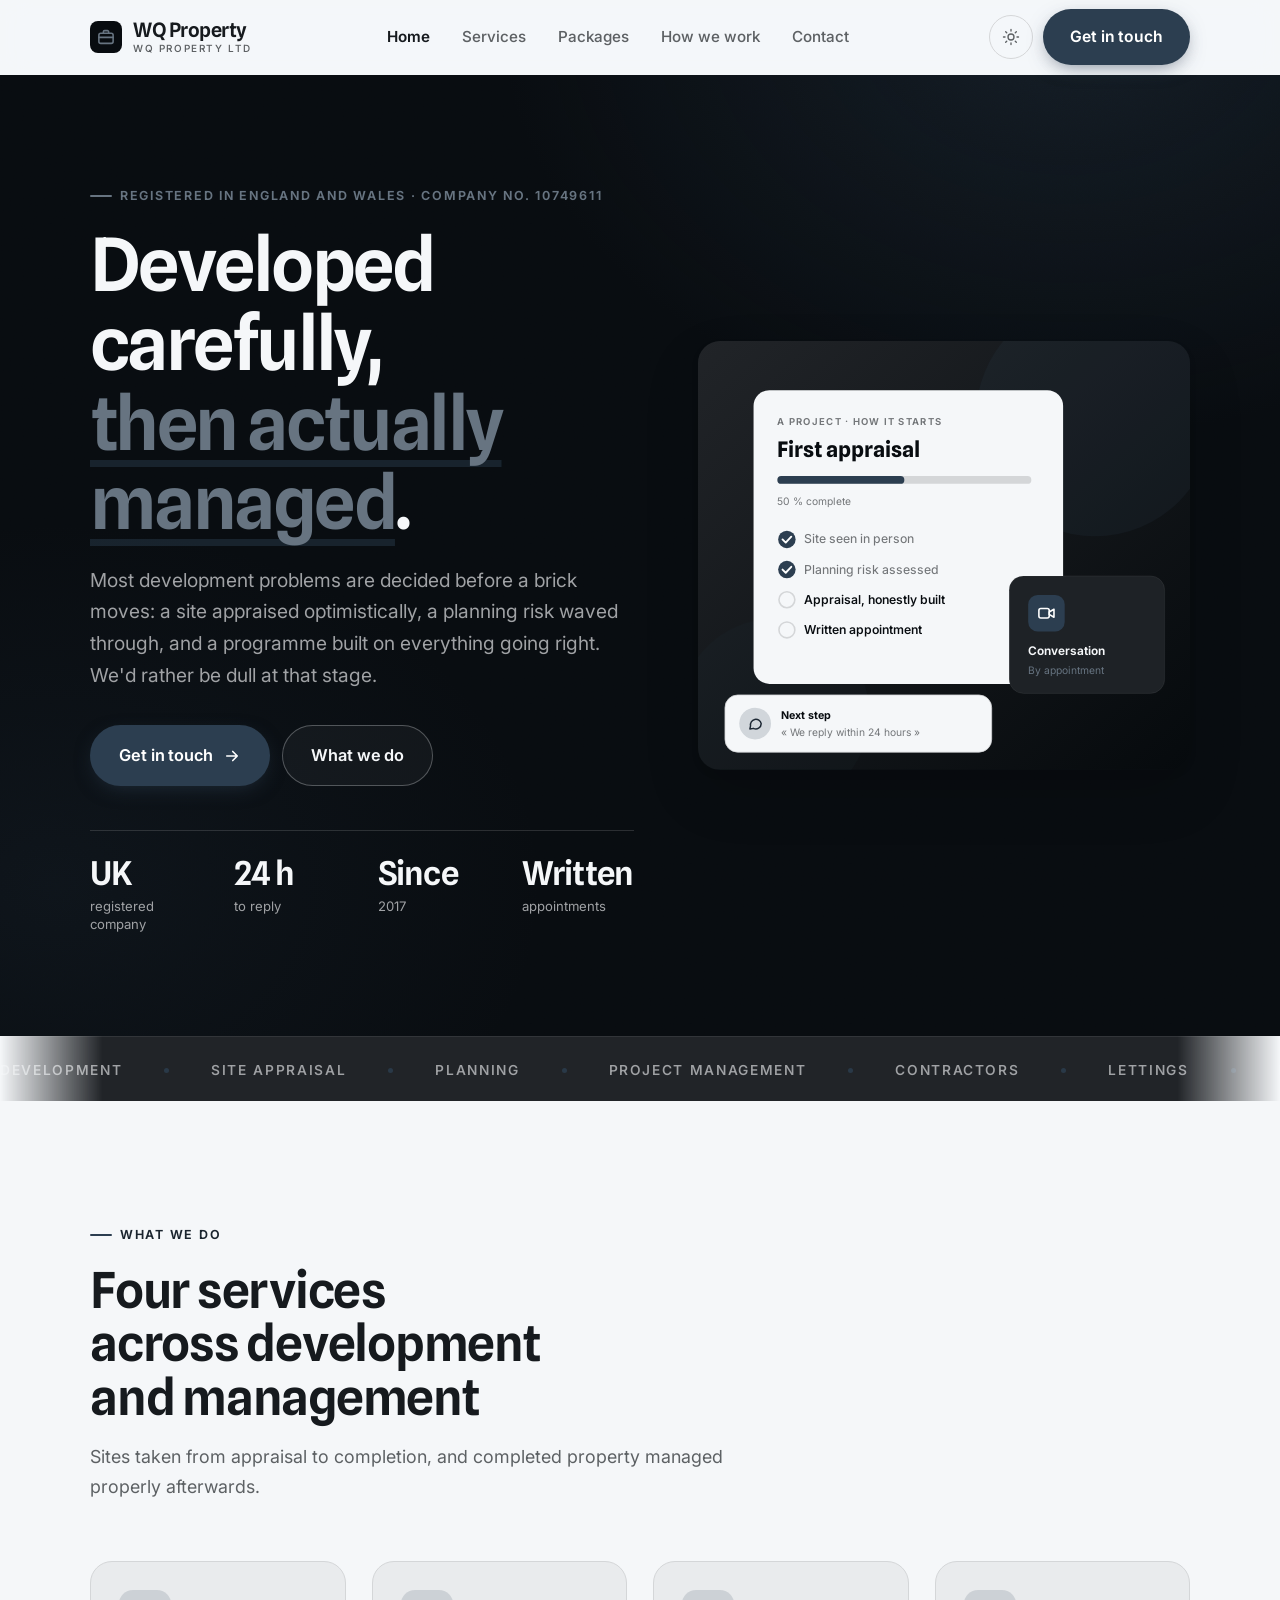
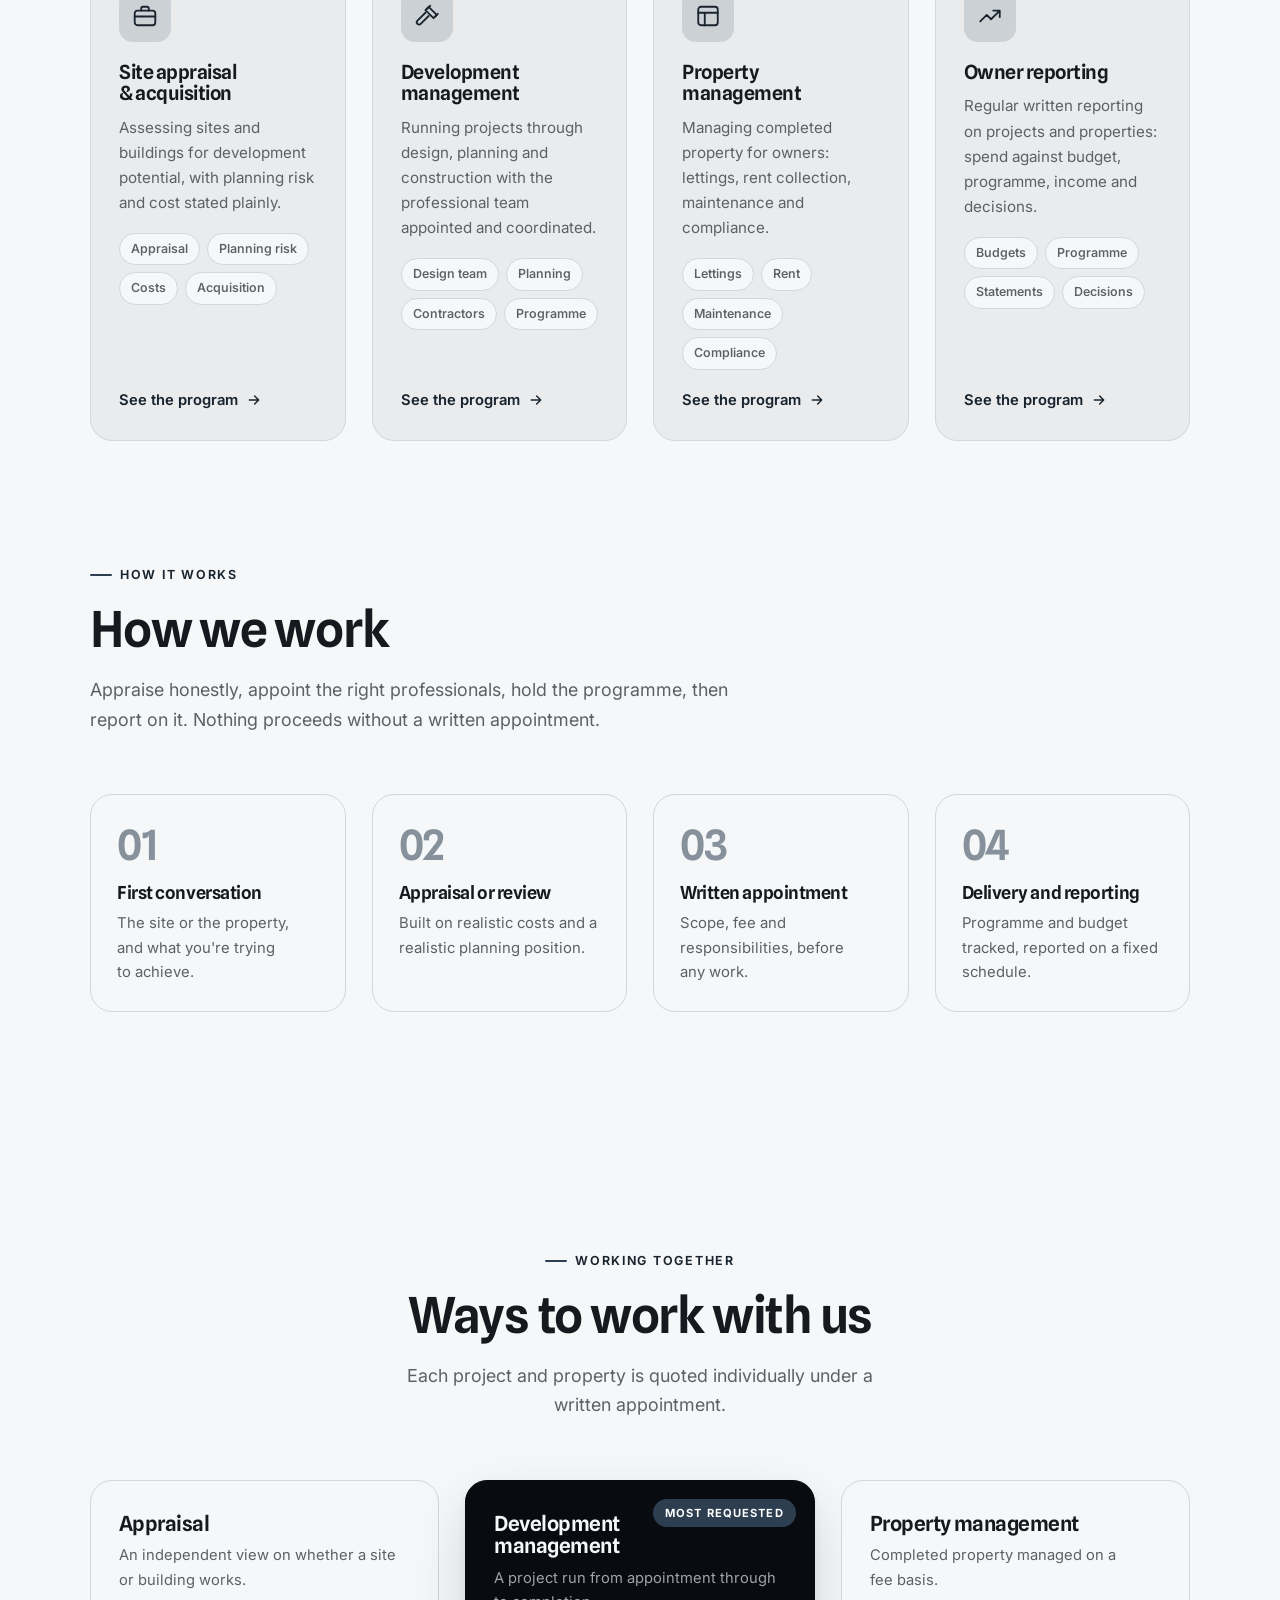
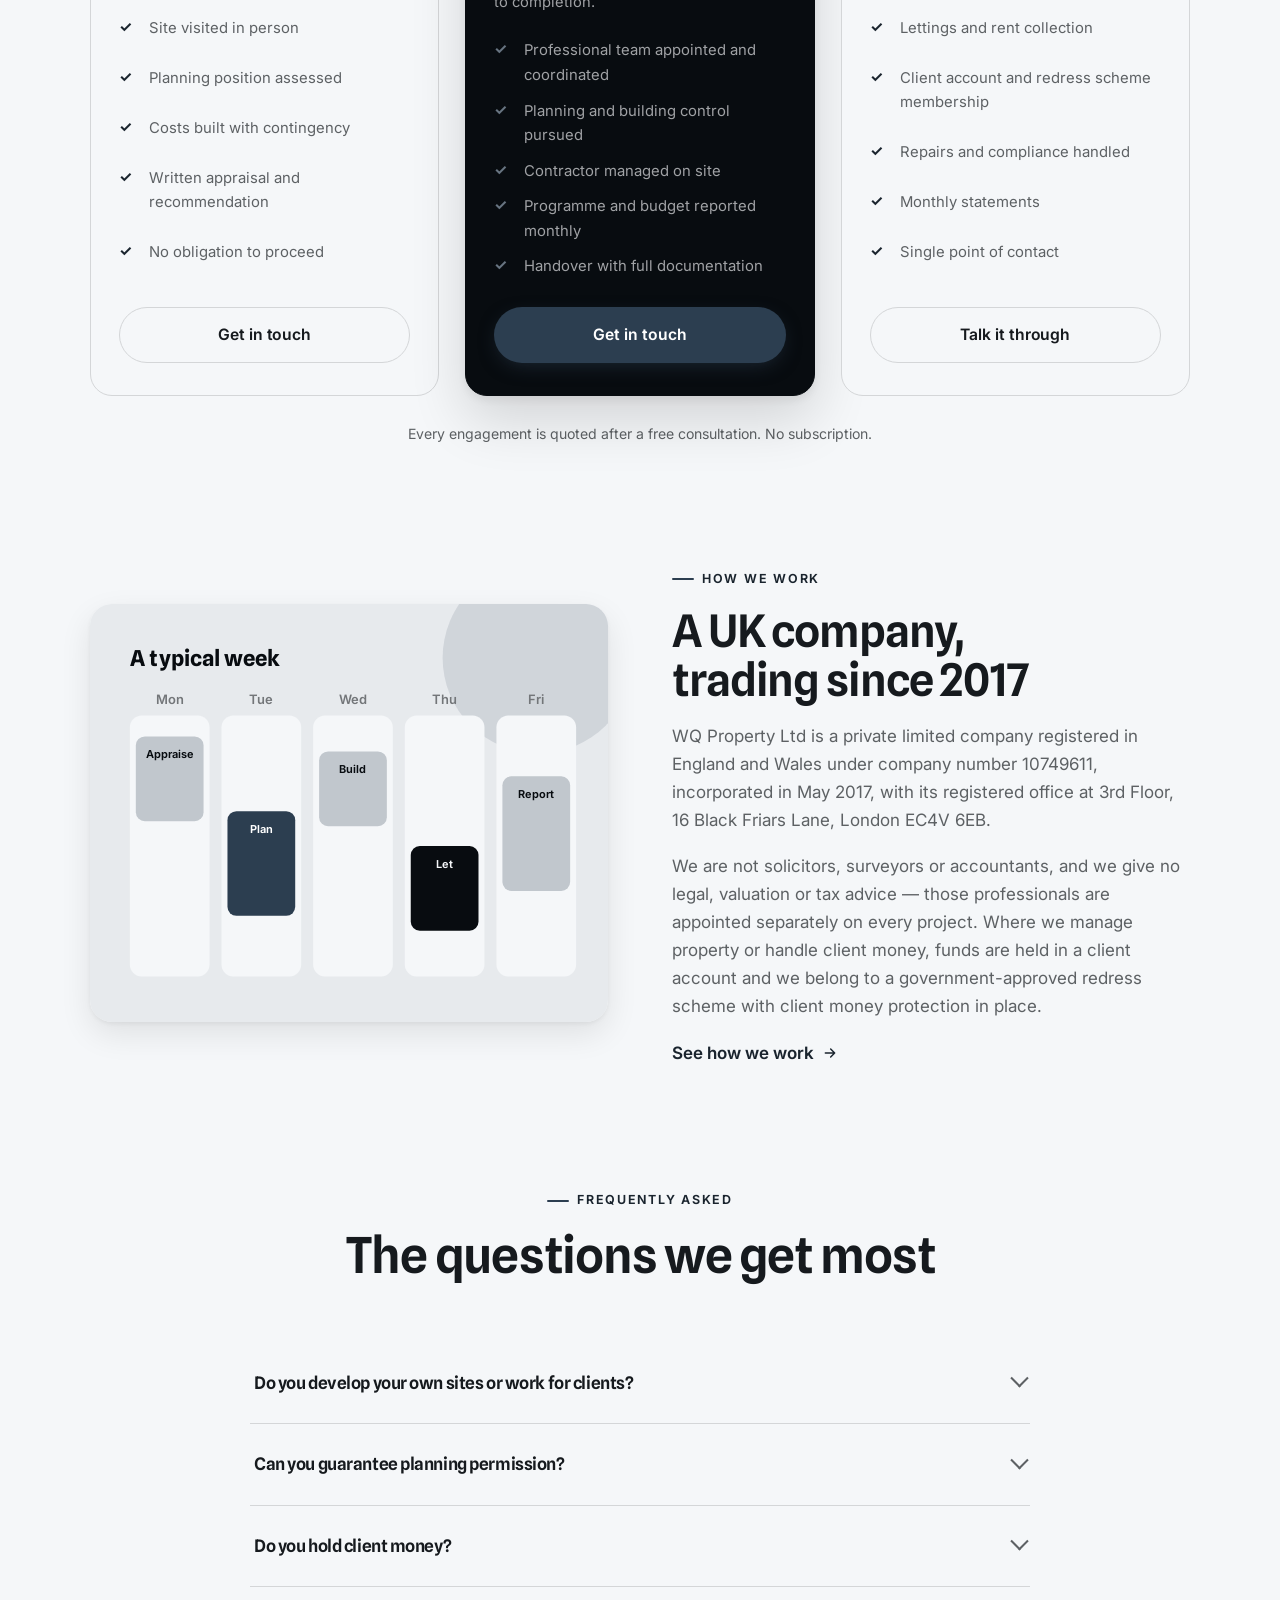
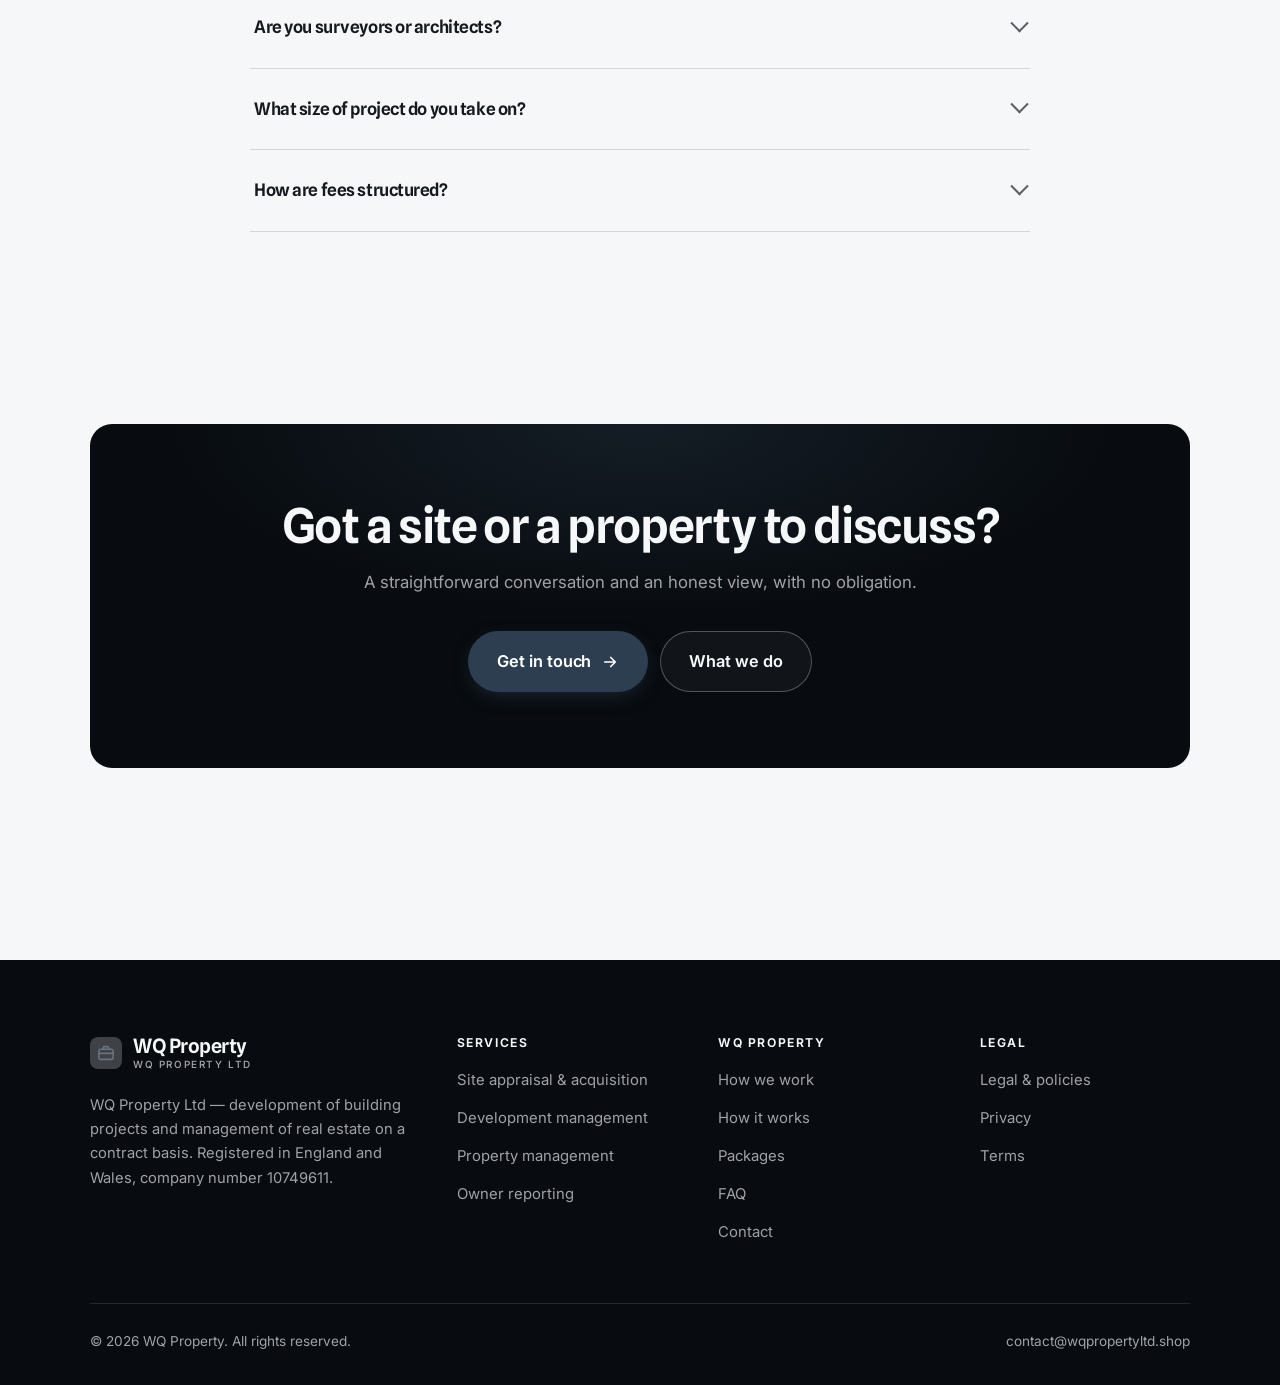
<file: index.html>
<!DOCTYPE html>
<html lang="en" class="no-js">
<head>
<meta charset="utf-8">
<meta name="viewport" content="width=device-width, initial-scale=1">
<title>WQ Property Ltd — development and property management</title>
<meta name="description" content="WQ Property Ltd: development of building projects and management of real estate on a fee or contract basis, for owners and investors in London and beyond.">
<link rel="canonical" href="https://wqpropertyltd.shop/">

<meta property="og:type" content="website">
<meta property="og:url" content="https://wqpropertyltd.shop/">
<meta property="og:site_name" content="WQ Property">
<meta property="og:locale" content="en_US">
<meta property="og:title" content="WQ Property Ltd — development and property management">
<meta property="og:description" content="WQ Property Ltd: development of building projects and management of real estate on a fee or contract basis, for owners and investors in London and beyond.">
<meta name="theme-color" content="#080c10">

<link rel="icon" href="assets/img/favicon.svg" type="image/svg+xml">
<link rel="preconnect" href="https://fonts.googleapis.com">
<link rel="preconnect" href="https://fonts.gstatic.com" crossorigin>
<link rel="stylesheet" href="https://fonts.googleapis.com/css2?family=Spline+Sans:wght@400..700&family=Inter:wght@400..700&display=swap">
<link rel="stylesheet" href="assets/css/style.css">

<!-- Thème appliqué avant le premier rendu (évite le flash) -->
<script>
document.documentElement.classList.remove('no-js');
(function(){try{var t=localStorage.getItem('site-theme');if(t){document.documentElement.setAttribute('data-theme',t);}}catch(e){}})();
</script>
<script type="application/ld+json">
{
  "@context": "https://schema.org",
  "@type": "Organization",
  "name": "WQ Property",
  "url": "https://wqpropertyltd.shop/",
  "email": "contact@wqpropertyltd.shop",
  "description": "WQ Property Ltd: development of building projects and management of real estate on a fee or contract basis, for owners and investors in London and beyond.",
  "areaServed": "US",
  "knowsLanguage": "en"
}
</script>
</head>

<body>
<a class="skip-link" href="#main">Skip to main content</a>

<header class="site-header">
  <nav class="wrap nav" aria-label="Main navigation">
    <a class="brand" href="index.html">
      <svg class="brand__mark" viewBox="0 0 64 64" aria-hidden="true">
        <rect class="bm-bg" width="64" height="64" rx="16"/>
        <g class="bm-ic" transform="translate(14 14) scale(1.5)" fill="none" stroke-width="2.1" stroke-linecap="round" stroke-linejoin="round"><rect x="2.5" y="7" width="19" height="13.5" rx="2.5"/><path d="M8.5 7V5a1.5 1.5 0 0 1 1.5-1.5h4A1.5 1.5 0 0 1 15.5 5v2M2.5 12.5h19"/></g>
      </svg>
      <span>WQ Property<span class="brand__sub">WQ Property Ltd</span></span>
    </a>

    <ul class="nav__links" id="nav-links">
      <li><a href="index.html" aria-current="page">Home</a></li>
      <li><a href="programs.html">Services</a></li>
      <li><a href="index.html#pricing">Packages</a></li>
      <li><a href="about.html">How we work</a></li>
      <li><a href="contact.html">Contact</a></li>
      <li><a class="btn btn--primary" href="contact.html">Get in touch</a></li>
    </ul>

    <div class="nav__cta">
      <button class="theme-toggle" type="button" aria-label="Switch to dark theme">
        <svg class="icon-sun" viewBox="0 0 24 24" fill="none" stroke="currentColor" stroke-width="1.8" stroke-linecap="round" aria-hidden="true"><circle cx="12" cy="12" r="4"/><path d="M12 2v2m0 16v2M2 12h2m16 0h2M4.9 4.9l1.4 1.4m11.4 11.4 1.4 1.4M19.1 4.9l-1.4 1.4M6.3 17.7l-1.4 1.4"/></svg>
        <svg class="icon-moon" viewBox="0 0 24 24" fill="none" stroke="currentColor" stroke-width="1.8" stroke-linecap="round" stroke-linejoin="round" aria-hidden="true"><path d="M21 12.8A9 9 0 1 1 11.2 3a7 7 0 0 0 9.8 9.8z"/></svg>
      </button>
      <a class="btn btn--primary" href="contact.html">Get in touch</a>
      <button class="nav__toggle" type="button" aria-expanded="false" aria-controls="nav-links" aria-label="Open menu">
        <svg class="icon-open" viewBox="0 0 24 24" fill="none" stroke="currentColor" stroke-width="2" stroke-linecap="round" aria-hidden="true"><path d="M3 6h18M3 12h18M3 18h18"/></svg>
        <svg class="icon-close" viewBox="0 0 24 24" fill="none" stroke="currentColor" stroke-width="2" stroke-linecap="round" aria-hidden="true"><path d="M6 6l12 12M18 6L6 18"/></svg>
      </button>
    </div>
  </nav>
</header>

<main id="main">

<section class="hero">
  <div class="wrap hero__inner">
    <div>
      <span class="eyebrow hero__eyebrow">Registered in England and Wales · Company no. 10749611</span>
      <h1>Developed carefully,<br> <em>then actually managed</em>.</h1>
      <p class="hero__lede">Most development problems are decided before a brick moves: a site appraised optimistically, a planning risk waved through, and a programme built on everything going right. We'd rather be dull at that stage.</p>

      <div class="hero__actions">
        <a class="btn btn--primary btn--lg" href="contact.html">Get in touch <svg viewBox="0 0 24 24" fill="none" stroke="currentColor" stroke-width="2.2" stroke-linecap="round" stroke-linejoin="round" aria-hidden="true"><path d="M5 12h14M13 6l6 6-6 6"/></svg></a>
        <a class="btn btn--on-dark btn--lg" href="programs.html">What we do</a>
      </div>

      <ul class="hero__proof">
        <li><span class="stat__num">UK</span><span class="stat__label">registered company</span></li>
        <li><span class="stat__num">24 h</span><span class="stat__label">to reply</span></li>
        <li><span class="stat__num">Since</span><span class="stat__label">2017</span></li>
        <li><span class="stat__num">Written</span><span class="stat__label">appointments</span></li>
      </ul>
    </div>

    <div class="hero__art">
      <svg viewBox="0 0 620 540" role="img" aria-label="How a project with WQ Property starts, from site visit to written appointment.">
        <defs>
          <linearGradient id="hbg" x1="0" y1="0" x2="1" y2="1">
            <stop offset="0" stop-color="#212428"/><stop offset="1" stop-color="#060a0d"/>
          </linearGradient>
        </defs>
        <rect width="620" height="540" rx="22" fill="url(#hbg)"/>
        <circle cx="500" cy="96" r="150" fill="#2c3e50" opacity=".16"/>
        <circle cx="96" cy="470" r="120" fill="#2c3e50" opacity=".08"/>

        <g style="font-family: var(--font-body)">
          <!-- Carte programme -->
          <rect x="70" y="62" width="390" height="370" rx="20" fill="#f5f7f9"/>
          <text x="100" y="106" font-size="12" font-weight="650" letter-spacing="1.6" fill="#737679">A PROJECT · HOW IT STARTS</text>
          <text x="100" y="146" font-size="27" font-weight="700" fill="#080c10" style="font-family: var(--font-display)">First appraisal</text>
          <rect x="100" y="170" width="320" height="10" rx="5" fill="#d4d6d8"/>
          <rect x="100" y="170" width="160" height="10" rx="5" fill="#2c3e50"/>
          <text x="100" y="206" font-size="13" fill="#737679">50 % complete</text>
          <circle cx="112" cy="250" r="11" fill="#2c3e50"/><path d="M106.5 250l4 4 7-7.5" fill="none" stroke="#ffffff" stroke-width="2.4" stroke-linecap="round" stroke-linejoin="round"/><text x="134" y="255" font-size="15.5" fill="#737679" font-weight="450">Site seen in person</text>
          <circle cx="112" cy="288" r="11" fill="#2c3e50"/><path d="M106.5 288l4 4 7-7.5" fill="none" stroke="#ffffff" stroke-width="2.4" stroke-linecap="round" stroke-linejoin="round"/><text x="134" y="293" font-size="15.5" fill="#737679" font-weight="450">Planning risk assessed</text>
          <circle cx="112" cy="326" r="10" fill="none" stroke="#d4d6d8" stroke-width="2"/><text x="134" y="331" font-size="15.5" fill="#080c10" font-weight="560">Appraisal, honestly built</text>
          <circle cx="112" cy="364" r="10" fill="none" stroke="#d4d6d8" stroke-width="2"/><text x="134" y="369" font-size="15.5" fill="#080c10" font-weight="560">Written appointment</text>

          <!-- Carte séance -->
          <rect x="392" y="296" width="196" height="148" rx="18" fill="#1e2226" stroke="#ffffff" stroke-opacity=".08"/>
          <rect x="416" y="320" width="46" height="46" rx="12" fill="#2c3e50"/>
          <g transform="translate(427 331)" fill="none" stroke="#ffffff" color="#ffffff" stroke-width="2" stroke-linecap="round" stroke-linejoin="round"><rect x="2.5" y="6" width="13" height="12" rx="2.5"/><path d="M15.5 10.5 21.5 7v10l-6-3.5z"/></g>
          <text x="416" y="396" font-size="15" font-weight="650" fill="#f5f7f9">Conversation</text>
          <text x="416" y="420" font-size="13" fill="#677481">By appointment</text>

          <!-- Retour du coach -->
          <rect x="34" y="446" width="336" height="72" rx="16" fill="#f5f7f9" stroke="#d4d6d8"/>
          <circle cx="72" cy="482" r="20" fill="#d1d6db"/>
          <g transform="translate(62 472) scale(.84)" fill="none" stroke="#1d2834" stroke-width="2.2" stroke-linecap="round" stroke-linejoin="round"><path d="M21 12a8 8 0 0 1-11.6 7.1L4 20l1-4.6A8 8 0 1 1 21 12z"/></g>
          <text x="104" y="476" font-size="13.5" font-weight="700" fill="#080c10">Next step</text>
          <text x="104" y="498" font-size="13" fill="#737679">« We reply within 24 hours »</text>
        </g>
      </svg>
    </div>
  </div>
</section>

<div class="marquee" aria-hidden="true">
  <div class="marquee__track"><span>Development</span><span>Site appraisal</span><span>Planning</span><span>Project management</span><span>Contractors</span><span>Lettings</span><span>Maintenance</span><span>Reporting</span><span>Owners</span><span>Investors</span><span>Development</span><span>Site appraisal</span><span>Planning</span><span>Project management</span><span>Contractors</span><span>Lettings</span><span>Maintenance</span><span>Reporting</span><span>Owners</span><span>Investors</span></div>
</div>

<section class="section wrap" id="programs">
  <div class="section-head reveal">
    <span class="eyebrow">What we do</span>
    <h2>Four services across development and management</h2>
    <p>Sites taken from appraisal to completion, and completed property managed properly afterwards.</p>
  </div>
  <div class="grid grid--4 reveal-group">
    <a class="card" href="programs.html#appraisal">
      <div class="card__icon"><svg viewBox="0 0 24 24" fill="none" stroke="currentColor" stroke-width="1.7" stroke-linecap="round" stroke-linejoin="round" aria-hidden="true"><rect x="2.5" y="7" width="19" height="13.5" rx="2.5"/><path d="M8.5 7V5a1.5 1.5 0 0 1 1.5-1.5h4A1.5 1.5 0 0 1 15.5 5v2M2.5 12.5h19"/></svg></div>
      <h3>Site appraisal &amp; acquisition</h3>
      <p>Assessing sites and buildings for development potential, with planning risk and cost stated plainly.</p>
      <ul class="tags"><li>Appraisal</li><li>Planning risk</li><li>Costs</li><li>Acquisition</li></ul>
      <span class="arrow-link">See the program <svg viewBox="0 0 24 24" fill="none" stroke="currentColor" stroke-width="2.2" stroke-linecap="round" stroke-linejoin="round" aria-hidden="true"><path d="M5 12h14M13 6l6 6-6 6"/></svg></span>
    </a>
    <a class="card" href="programs.html#development">
      <div class="card__icon"><svg viewBox="0 0 24 24" fill="none" stroke="currentColor" stroke-width="1.7" stroke-linecap="round" stroke-linejoin="round" aria-hidden="true"><path d="M13.5 3.5 21 11l-3 3-7.5-7.5z"/><path d="M10.5 9 3.2 16.3a2.1 2.1 0 0 0 3 3L13.5 12"/><path d="M15 2.5 12 5.5M19.5 12.5 22 10"/></svg></div>
      <h3>Development management</h3>
      <p>Running projects through design, planning and construction with the professional team appointed and coordinated.</p>
      <ul class="tags"><li>Design team</li><li>Planning</li><li>Contractors</li><li>Programme</li></ul>
      <span class="arrow-link">See the program <svg viewBox="0 0 24 24" fill="none" stroke="currentColor" stroke-width="2.2" stroke-linecap="round" stroke-linejoin="round" aria-hidden="true"><path d="M5 12h14M13 6l6 6-6 6"/></svg></span>
    </a>
    <a class="card" href="programs.html#management">
      <div class="card__icon"><svg viewBox="0 0 24 24" fill="none" stroke="currentColor" stroke-width="1.7" stroke-linecap="round" stroke-linejoin="round" aria-hidden="true"><rect x="3" y="3.5" width="18" height="17" rx="2.5"/><path d="M3 9h18M9 9v11.5"/></svg></div>
      <h3>Property management</h3>
      <p>Managing completed property for owners: lettings, rent collection, maintenance and compliance.</p>
      <ul class="tags"><li>Lettings</li><li>Rent</li><li>Maintenance</li><li>Compliance</li></ul>
      <span class="arrow-link">See the program <svg viewBox="0 0 24 24" fill="none" stroke="currentColor" stroke-width="2.2" stroke-linecap="round" stroke-linejoin="round" aria-hidden="true"><path d="M5 12h14M13 6l6 6-6 6"/></svg></span>
    </a>
    <a class="card" href="programs.html#reporting">
      <div class="card__icon"><svg viewBox="0 0 24 24" fill="none" stroke="currentColor" stroke-width="1.7" stroke-linecap="round" stroke-linejoin="round" aria-hidden="true"><path d="M3 17l6-6 4 4 8-8M15 7h6v6"/></svg></div>
      <h3>Owner reporting</h3>
      <p>Regular written reporting on projects and properties: spend against budget, programme, income and decisions.</p>
      <ul class="tags"><li>Budgets</li><li>Programme</li><li>Statements</li><li>Decisions</li></ul>
      <span class="arrow-link">See the program <svg viewBox="0 0 24 24" fill="none" stroke="currentColor" stroke-width="2.2" stroke-linecap="round" stroke-linejoin="round" aria-hidden="true"><path d="M5 12h14M13 6l6 6-6 6"/></svg></span>
    </a>
  </div>
</section>

<section class="section section--flush wrap" id="how-it-works">
  <div class="section-head reveal">
    <span class="eyebrow">How it works</span>
    <h2>How we work</h2>
    <p>Appraise honestly, appoint the right professionals, hold the programme, then report on it. Nothing proceeds without a written appointment.</p>
  </div>
  <div class="grid grid--4 steps reveal-group">
    <article class="step">
      <h3>First conversation</h3>
      <p>The site or the property, and what you're trying to achieve.</p>
    </article>
    <article class="step">
      <h3>Appraisal or review</h3>
      <p>Built on realistic costs and a realistic planning position.</p>
    </article>
    <article class="step">
      <h3>Written appointment</h3>
      <p>Scope, fee and responsibilities, before any work.</p>
    </article>
    <article class="step">
      <h3>Delivery and reporting</h3>
      <p>Programme and budget tracked, reported on a fixed schedule.</p>
    </article>
  </div>
</section>

<section class="section wrap" id="pricing">
  <div class="section-head section-head--center reveal">
    <span class="eyebrow">Working together</span>
    <h2>Ways to work with us</h2>
    <p>Each project and property is quoted individually under a written appointment.</p>
  </div>
  <div class="grid grid--3 plans reveal-group">
    <article class="plan">
      
      <h3>Appraisal</h3>
      <p class="plan__desc">An independent view on whether a site or building works.</p>
      
      <ul class="plan__features">
        <li>Site visited in person</li>
        <li>Planning position assessed</li>
        <li>Costs built with contingency</li>
        <li>Written appraisal and recommendation</li>
        <li>No obligation to proceed</li>
      </ul>
      <a class="btn btn--ghost btn--block" href="contact.html">Get in touch</a>
    </article>
    <article class="plan plan--featured">
      <span class="plan__tag">Most requested</span>
      <h3>Development management</h3>
      <p class="plan__desc">A project run from appointment through to completion.</p>
      
      <ul class="plan__features">
        <li>Professional team appointed and coordinated</li>
        <li>Planning and building control pursued</li>
        <li>Contractor managed on site</li>
        <li>Programme and budget reported monthly</li>
        <li>Handover with full documentation</li>
      </ul>
      <a class="btn btn--primary btn--block" href="contact.html">Get in touch</a>
    </article>
    <article class="plan">
      
      <h3>Property management</h3>
      <p class="plan__desc">Completed property managed on a fee basis.</p>
      
      <ul class="plan__features">
        <li>Lettings and rent collection</li>
        <li>Client account and redress scheme membership</li>
        <li>Repairs and compliance handled</li>
        <li>Monthly statements</li>
        <li>Single point of contact</li>
      </ul>
      <a class="btn btn--ghost btn--block" href="contact.html">Talk it through</a>
    </article>
  </div>
  <p class="plans-note">Every engagement is quoted after a free consultation. No subscription.</p>
</section>

<section class="section section--flush wrap">
  <div class="split reveal">
    <div class="split__art">
      <svg viewBox="0 0 520 420" role="img" aria-label="Example of a typical week: Appraise, Plan, Build, Let, Report.">
        <rect width="520" height="420" rx="20" fill="#e7eaed"/>
        <circle cx="450" cy="54" r="96" fill="#2c3e50" opacity=".12"/>
        <g style="font-family: var(--font-body)">
        <text x="40" y="62" font-size="22" font-weight="700" fill="#080c10" style="font-family: var(--font-display)">A typical week</text>
        <text x="80" y="100" text-anchor="middle" font-size="13" font-weight="600" fill="#737679">Mon</text>
        <rect x="40" y="112" width="80" height="262" rx="12" fill="#f5f7f9"/>
        <rect x="46" y="133" width="68" height="85" rx="9" fill="#c1c7cd"/>
        <text x="80" y="155" text-anchor="middle" font-size="11" font-weight="650" fill="#080c10">Appraise</text>
        <text x="172" y="100" text-anchor="middle" font-size="13" font-weight="600" fill="#737679">Tue</text>
        <rect x="132" y="112" width="80" height="262" rx="12" fill="#f5f7f9"/>
        <rect x="138" y="208" width="68" height="105" rx="9" fill="#2c3e50"/>
        <text x="172" y="230" text-anchor="middle" font-size="11" font-weight="650" fill="#ffffff">Plan</text>
        <text x="264" y="100" text-anchor="middle" font-size="13" font-weight="600" fill="#737679">Wed</text>
        <rect x="224" y="112" width="80" height="262" rx="12" fill="#f5f7f9"/>
        <rect x="230" y="148" width="68" height="75" rx="9" fill="#c1c7cd"/>
        <text x="264" y="170" text-anchor="middle" font-size="11" font-weight="650" fill="#080c10">Build</text>
        <text x="356" y="100" text-anchor="middle" font-size="13" font-weight="600" fill="#737679">Thu</text>
        <rect x="316" y="112" width="80" height="262" rx="12" fill="#f5f7f9"/>
        <rect x="322" y="243" width="68" height="85" rx="9" fill="#080c10"/>
        <text x="356" y="265" text-anchor="middle" font-size="11" font-weight="650" fill="#f5f7f9">Let</text>
        <text x="448" y="100" text-anchor="middle" font-size="13" font-weight="600" fill="#737679">Fri</text>
        <rect x="408" y="112" width="80" height="262" rx="12" fill="#f5f7f9"/>
        <rect x="414" y="173" width="68" height="115" rx="9" fill="#c1c7cd"/>
        <text x="448" y="195" text-anchor="middle" font-size="11" font-weight="650" fill="#080c10">Report</text>
        </g>
      </svg>
    </div>
    <div>
      <span class="eyebrow">How we work</span>
      <h2>A UK company, trading since 2017</h2>
      <p>WQ Property Ltd is a private limited company registered in England and Wales under company number 10749611, incorporated in May 2017, with its registered office at 3rd Floor, 16 Black Friars Lane, London EC4V 6EB.</p>
      <p>We are not solicitors, surveyors or accountants, and we give no legal, valuation or tax advice — those professionals are appointed separately on every project. Where we manage property or handle client money, funds are held in a client account and we belong to a government-approved redress scheme with client money protection in place.</p>
      <p><a class="arrow-link" href="about.html">See how we work <svg viewBox="0 0 24 24" fill="none" stroke="currentColor" stroke-width="2.2" stroke-linecap="round" stroke-linejoin="round" aria-hidden="true"><path d="M5 12h14M13 6l6 6-6 6"/></svg></a></p>
    </div>
  </div>
</section>

<section class="section section--flush wrap" id="faq">
  <div class="section-head section-head--center reveal">
    <span class="eyebrow">Frequently asked</span>
    <h2>The questions we get most</h2>
  </div>
  <div class="faq reveal">
    <details>
      <summary>Do you develop your own sites or work for clients?</summary>
      <p>Both. Some projects are on our own account and others are run for clients under a written appointment, with the basis agreed before anything starts.</p>
    </details>
    <details>
      <summary>Can you guarantee planning permission?</summary>
      <p>No, and nobody can. We assess the policy position and precedent honestly and tell you where the risk sits before you commit.</p>
    </details>
    <details>
      <summary>Do you hold client money?</summary>
      <p>Where we manage property, yes, in a client account with client money protection in place and membership of a government-approved redress scheme.</p>
    </details>
    <details>
      <summary>Are you surveyors or architects?</summary>
      <p>No. We appoint and coordinate them. Keeping those roles separate is how a client gets independent advice rather than one firm marking its own work.</p>
    </details>
    <details>
      <summary>What size of project do you take on?</summary>
      <p>Tell us the site and we'll be straightforward about whether it suits us. We'd rather decline than stretch.</p>
    </details>
    <details>
      <summary>How are fees structured?</summary>
      <p>Set out in the written appointment before work begins — fixed, staged or percentage depending on the project.</p>
    </details>
  </div>
</section>

<section class="wrap section--tight">
  <div class="cta-band reveal">
    <h2>Got a site or a property to discuss?</h2>
    <p>A straightforward conversation and an honest view, with no obligation.</p>
    <div class="hero__actions">
      <a class="btn btn--primary btn--lg" href="contact.html">Get in touch <svg viewBox="0 0 24 24" fill="none" stroke="currentColor" stroke-width="2.2" stroke-linecap="round" stroke-linejoin="round" aria-hidden="true"><path d="M5 12h14M13 6l6 6-6 6"/></svg></a>
      <a class="btn btn--on-dark btn--lg" href="programs.html">What we do</a>
    </div>
  </div>
</section>

</main>

<footer class="site-footer">
  <div class="wrap">
    <div class="footer__grid">
      <div class="footer__brand">
        <a class="brand" href="index.html">
          <svg class="brand__mark" viewBox="0 0 64 64" aria-hidden="true">
        <rect class="bm-bg" width="64" height="64" rx="16"/>
        <g class="bm-ic" transform="translate(14 14) scale(1.5)" fill="none" stroke-width="2.1" stroke-linecap="round" stroke-linejoin="round"><rect x="2.5" y="7" width="19" height="13.5" rx="2.5"/><path d="M8.5 7V5a1.5 1.5 0 0 1 1.5-1.5h4A1.5 1.5 0 0 1 15.5 5v2M2.5 12.5h19"/></g>
      </svg>
          <span>WQ Property<span class="brand__sub">WQ Property Ltd</span></span>
        </a>
        <p>WQ Property Ltd — development of building projects and management of real estate on a contract basis. Registered in England and Wales, company number 10749611.</p>
      </div>

      <div class="footer__col">
        <h4>Services</h4>
        <ul>
          <li><a href="programs.html#appraisal">Site appraisal &amp; acquisition</a></li>
          <li><a href="programs.html#development">Development management</a></li>
          <li><a href="programs.html#management">Property management</a></li>
          <li><a href="programs.html#reporting">Owner reporting</a></li>
        </ul>
      </div>

      <div class="footer__col">
        <h4>WQ Property</h4>
        <ul>
          <li><a href="about.html">How we work</a></li>
          <li><a href="index.html#how-it-works">How it works</a></li>
          <li><a href="index.html#pricing">Packages</a></li>
          <li><a href="index.html#faq">FAQ</a></li>
          <li><a href="contact.html">Contact</a></li>
        </ul>
      </div>

      <div class="footer__col">
        <h4>Legal</h4>
        <ul>
          <li><a href="legal.html">Legal &amp; policies</a></li>
          <li><a href="legal.html#privacy">Privacy</a></li>
          <li><a href="legal.html#terms">Terms</a></li>
        </ul>
      </div>
    </div>

    <div class="footer__bottom">
      <p>© <span data-year>2026</span> WQ Property. All rights reserved.</p>
      <p><a href="mailto:contact@wqpropertyltd.shop">contact@wqpropertyltd.shop</a></p>
    </div>
  </div>
</footer>

<script src="assets/js/main.js" defer></script>
</body>
</html>
</file>
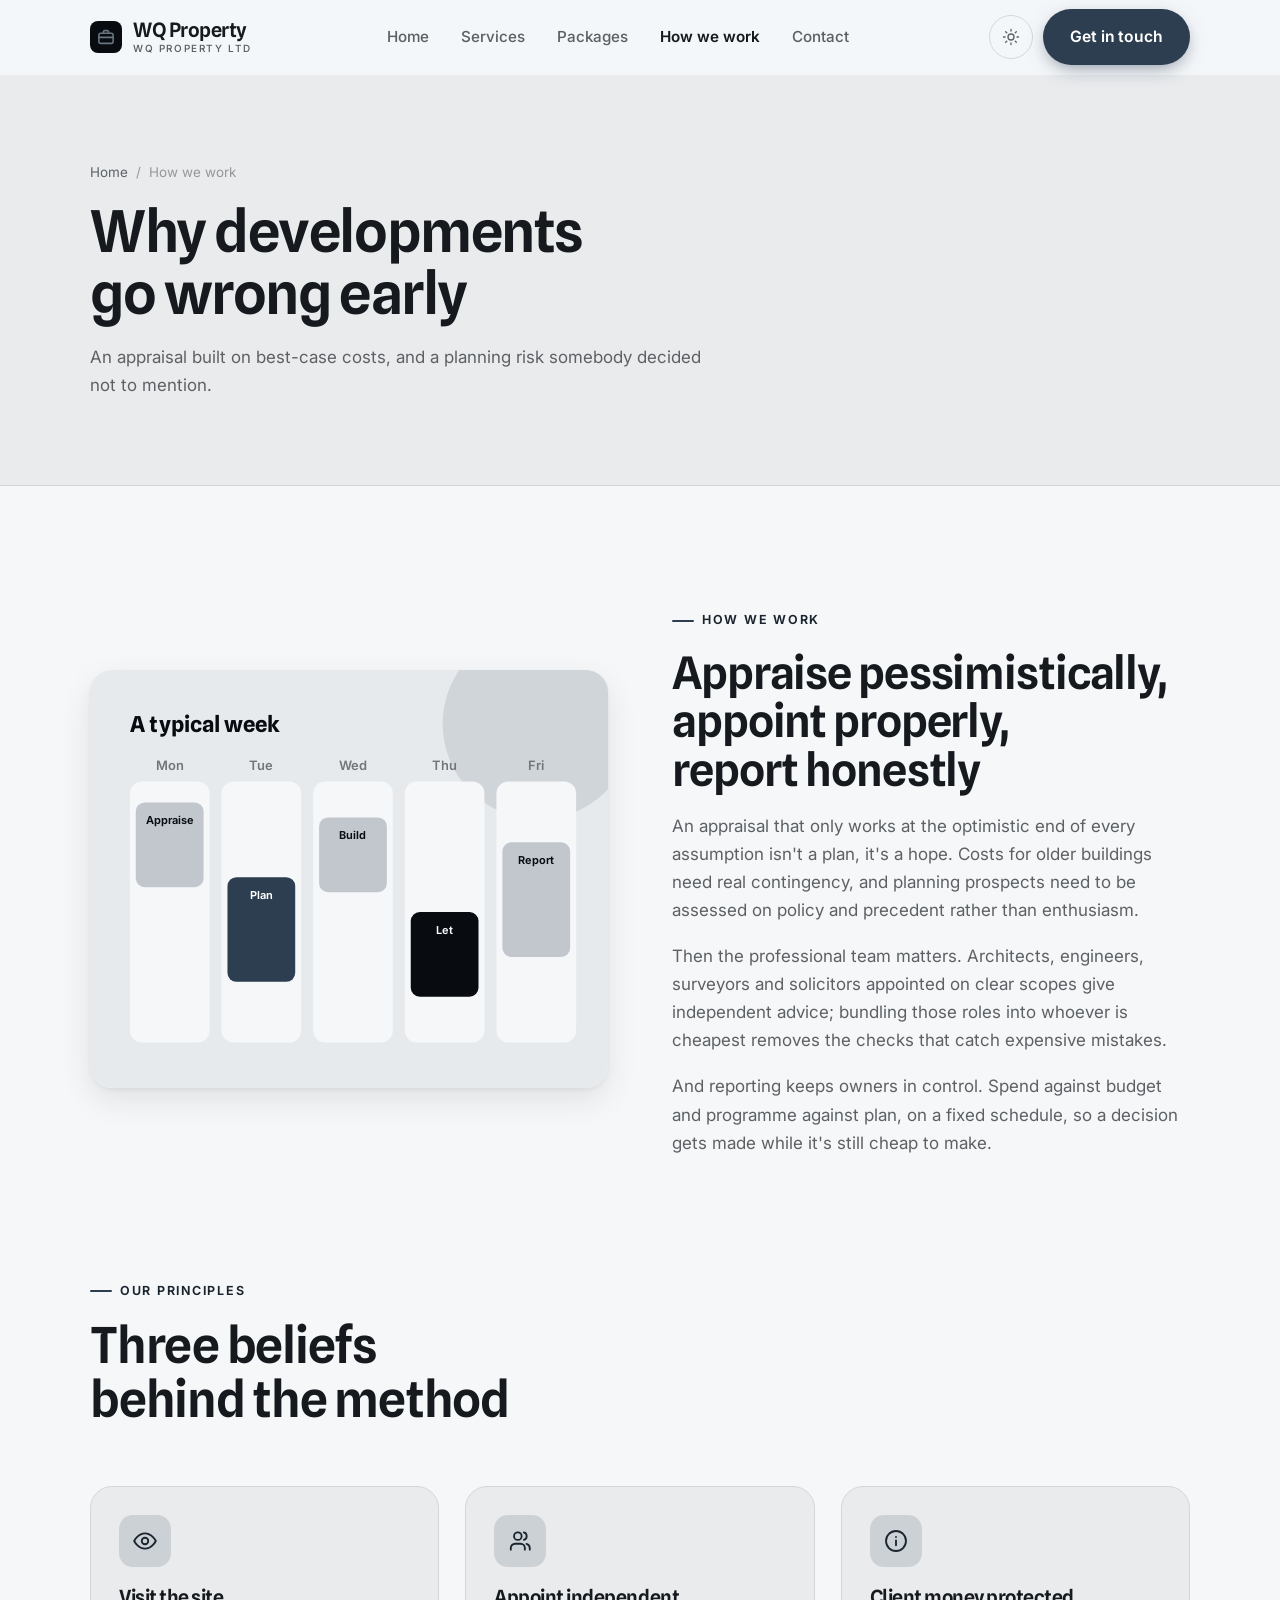
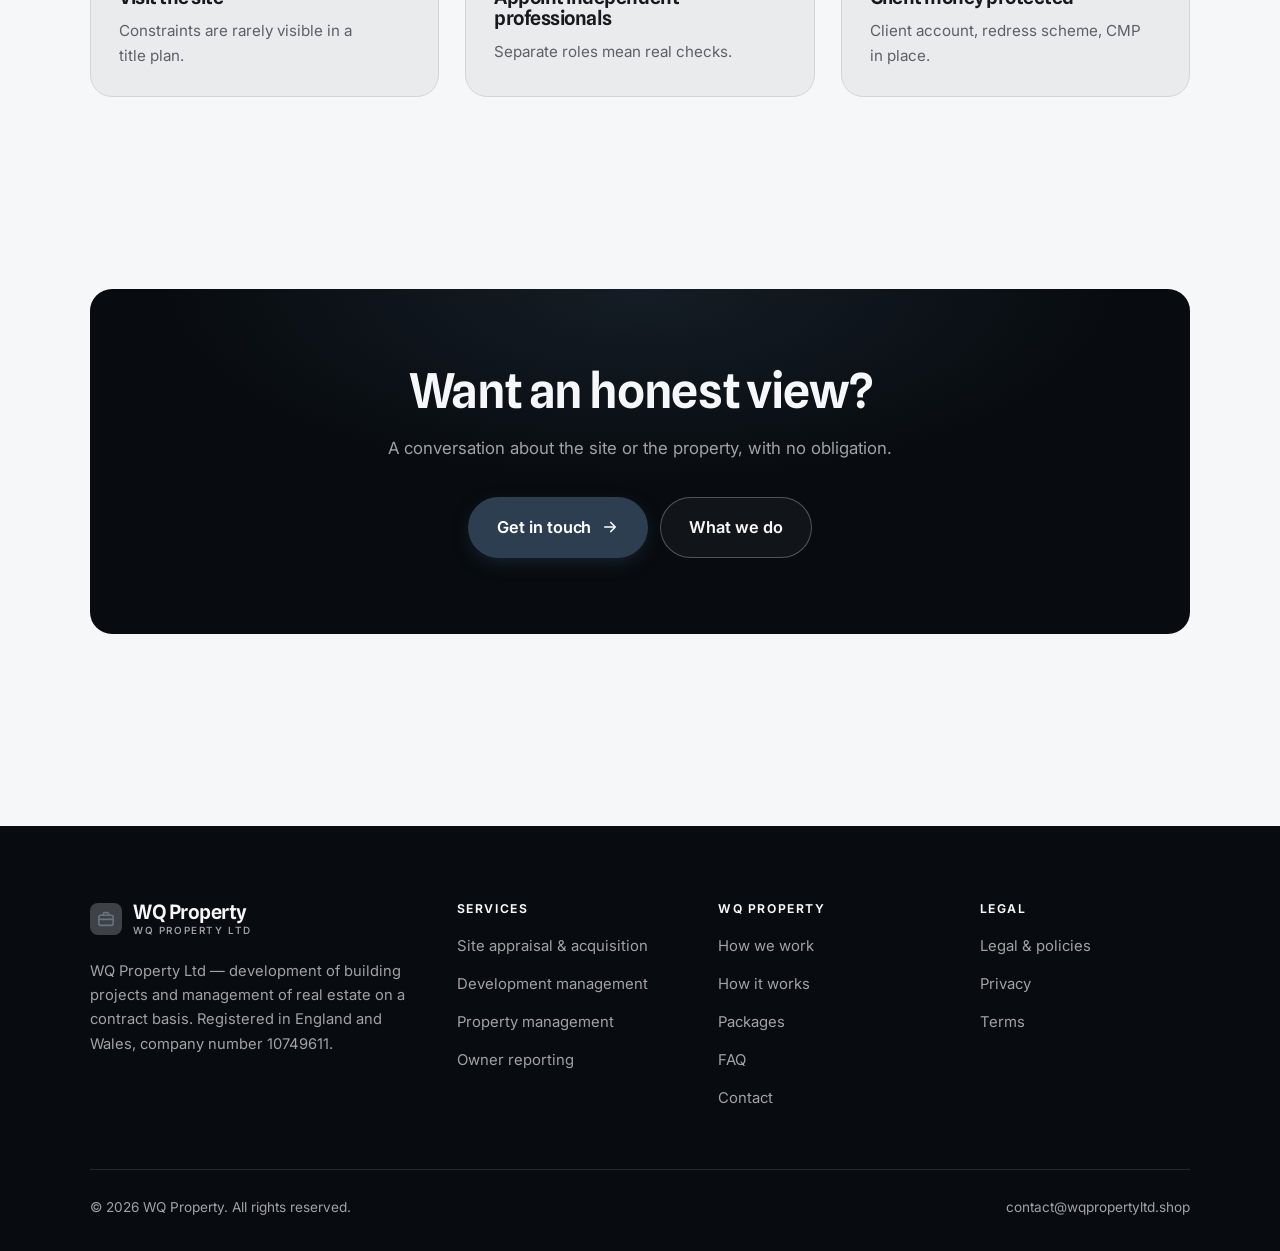
<file: about.html>
<!DOCTYPE html>
<html lang="en" class="no-js">
<head>
<meta charset="utf-8">
<meta name="viewport" content="width=device-width, initial-scale=1">
<title>How we work — WQ Property</title>
<meta name="description" content="About WQ Property Ltd, a development and property management company registered in England and Wales.">
<link rel="canonical" href="https://wqpropertyltd.shop/about.html">

<meta property="og:type" content="website">
<meta property="og:url" content="https://wqpropertyltd.shop/about.html">
<meta property="og:site_name" content="WQ Property">
<meta property="og:locale" content="en_US">
<meta property="og:title" content="How we work — WQ Property">
<meta property="og:description" content="About WQ Property Ltd, a development and property management company registered in England and Wales.">
<meta name="theme-color" content="#080c10">

<link rel="icon" href="assets/img/favicon.svg" type="image/svg+xml">
<link rel="preconnect" href="https://fonts.googleapis.com">
<link rel="preconnect" href="https://fonts.gstatic.com" crossorigin>
<link rel="stylesheet" href="https://fonts.googleapis.com/css2?family=Spline+Sans:wght@400..700&family=Inter:wght@400..700&display=swap">
<link rel="stylesheet" href="assets/css/style.css">

<!-- Thème appliqué avant le premier rendu (évite le flash) -->
<script>
document.documentElement.classList.remove('no-js');
(function(){try{var t=localStorage.getItem('site-theme');if(t){document.documentElement.setAttribute('data-theme',t);}}catch(e){}})();
</script>
</head>

<body>
<a class="skip-link" href="#main">Skip to main content</a>

<header class="site-header">
  <nav class="wrap nav" aria-label="Main navigation">
    <a class="brand" href="index.html">
      <svg class="brand__mark" viewBox="0 0 64 64" aria-hidden="true">
        <rect class="bm-bg" width="64" height="64" rx="16"/>
        <g class="bm-ic" transform="translate(14 14) scale(1.5)" fill="none" stroke-width="2.1" stroke-linecap="round" stroke-linejoin="round"><rect x="2.5" y="7" width="19" height="13.5" rx="2.5"/><path d="M8.5 7V5a1.5 1.5 0 0 1 1.5-1.5h4A1.5 1.5 0 0 1 15.5 5v2M2.5 12.5h19"/></g>
      </svg>
      <span>WQ Property<span class="brand__sub">WQ Property Ltd</span></span>
    </a>

    <ul class="nav__links" id="nav-links">
      <li><a href="index.html">Home</a></li>
      <li><a href="programs.html">Services</a></li>
      <li><a href="index.html#pricing">Packages</a></li>
      <li><a href="about.html" aria-current="page">How we work</a></li>
      <li><a href="contact.html">Contact</a></li>
      <li><a class="btn btn--primary" href="contact.html">Get in touch</a></li>
    </ul>

    <div class="nav__cta">
      <button class="theme-toggle" type="button" aria-label="Switch to dark theme">
        <svg class="icon-sun" viewBox="0 0 24 24" fill="none" stroke="currentColor" stroke-width="1.8" stroke-linecap="round" aria-hidden="true"><circle cx="12" cy="12" r="4"/><path d="M12 2v2m0 16v2M2 12h2m16 0h2M4.9 4.9l1.4 1.4m11.4 11.4 1.4 1.4M19.1 4.9l-1.4 1.4M6.3 17.7l-1.4 1.4"/></svg>
        <svg class="icon-moon" viewBox="0 0 24 24" fill="none" stroke="currentColor" stroke-width="1.8" stroke-linecap="round" stroke-linejoin="round" aria-hidden="true"><path d="M21 12.8A9 9 0 1 1 11.2 3a7 7 0 0 0 9.8 9.8z"/></svg>
      </button>
      <a class="btn btn--primary" href="contact.html">Get in touch</a>
      <button class="nav__toggle" type="button" aria-expanded="false" aria-controls="nav-links" aria-label="Open menu">
        <svg class="icon-open" viewBox="0 0 24 24" fill="none" stroke="currentColor" stroke-width="2" stroke-linecap="round" aria-hidden="true"><path d="M3 6h18M3 12h18M3 18h18"/></svg>
        <svg class="icon-close" viewBox="0 0 24 24" fill="none" stroke="currentColor" stroke-width="2" stroke-linecap="round" aria-hidden="true"><path d="M6 6l12 12M18 6L6 18"/></svg>
      </button>
    </div>
  </nav>
</header>

<main id="main">

<section class="page-head">
  <div class="wrap">
    <nav class="breadcrumb" aria-label="Breadcrumb">
      <a href="index.html">Home</a><span>/</span><span aria-current="page">How we work</span>
    </nav>
    <h1>Why developments go wrong early</h1>
    <p>An appraisal built on best-case costs, and a planning risk somebody decided not to mention.</p>
  </div>
</section>

<section class="section wrap">
  <div class="split reveal">
    <div class="split__art">
      <svg viewBox="0 0 520 420" role="img" aria-label="Example of a typical week: Appraise, Plan, Build, Let, Report.">
        <rect width="520" height="420" rx="20" fill="#e7eaed"/>
        <circle cx="450" cy="54" r="96" fill="#2c3e50" opacity=".12"/>
        <g style="font-family: var(--font-body)">
        <text x="40" y="62" font-size="22" font-weight="700" fill="#080c10" style="font-family: var(--font-display)">A typical week</text>
        <text x="80" y="100" text-anchor="middle" font-size="13" font-weight="600" fill="#737679">Mon</text>
        <rect x="40" y="112" width="80" height="262" rx="12" fill="#f5f7f9"/>
        <rect x="46" y="133" width="68" height="85" rx="9" fill="#c1c7cd"/>
        <text x="80" y="155" text-anchor="middle" font-size="11" font-weight="650" fill="#080c10">Appraise</text>
        <text x="172" y="100" text-anchor="middle" font-size="13" font-weight="600" fill="#737679">Tue</text>
        <rect x="132" y="112" width="80" height="262" rx="12" fill="#f5f7f9"/>
        <rect x="138" y="208" width="68" height="105" rx="9" fill="#2c3e50"/>
        <text x="172" y="230" text-anchor="middle" font-size="11" font-weight="650" fill="#ffffff">Plan</text>
        <text x="264" y="100" text-anchor="middle" font-size="13" font-weight="600" fill="#737679">Wed</text>
        <rect x="224" y="112" width="80" height="262" rx="12" fill="#f5f7f9"/>
        <rect x="230" y="148" width="68" height="75" rx="9" fill="#c1c7cd"/>
        <text x="264" y="170" text-anchor="middle" font-size="11" font-weight="650" fill="#080c10">Build</text>
        <text x="356" y="100" text-anchor="middle" font-size="13" font-weight="600" fill="#737679">Thu</text>
        <rect x="316" y="112" width="80" height="262" rx="12" fill="#f5f7f9"/>
        <rect x="322" y="243" width="68" height="85" rx="9" fill="#080c10"/>
        <text x="356" y="265" text-anchor="middle" font-size="11" font-weight="650" fill="#f5f7f9">Let</text>
        <text x="448" y="100" text-anchor="middle" font-size="13" font-weight="600" fill="#737679">Fri</text>
        <rect x="408" y="112" width="80" height="262" rx="12" fill="#f5f7f9"/>
        <rect x="414" y="173" width="68" height="115" rx="9" fill="#c1c7cd"/>
        <text x="448" y="195" text-anchor="middle" font-size="11" font-weight="650" fill="#080c10">Report</text>
        </g>
      </svg>
    </div>
    <div>
      <span class="eyebrow">How we work</span>
      <h2>Appraise pessimistically, appoint properly, report honestly</h2>
      <p>An appraisal that only works at the optimistic end of every assumption isn't a plan, it's a hope. Costs for older buildings need real contingency, and planning prospects need to be assessed on policy and precedent rather than enthusiasm.</p>
      <p>Then the professional team matters. Architects, engineers, surveyors and solicitors appointed on clear scopes give independent advice; bundling those roles into whoever is cheapest removes the checks that catch expensive mistakes.</p>
      <p>And reporting keeps owners in control. Spend against budget and programme against plan, on a fixed schedule, so a decision gets made while it's still cheap to make.</p>
      <!--
        TO DO: add a short introduction of the coach (name, real background),
        with a photo if possible. Do not invent credentials — see README.md.
      -->
    </div>
  </div>
</section>

<section class="section section--flush wrap">
  <div class="section-head reveal">
    <span class="eyebrow">Our principles</span>
    <h2>Three beliefs behind the method</h2>
  </div>
  <div class="grid grid--3 reveal-group">
    <article class="card">
      <div class="card__icon"><svg viewBox="0 0 24 24" fill="none" stroke="currentColor" stroke-width="1.7" stroke-linecap="round" stroke-linejoin="round" aria-hidden="true"><path d="M2 12s3.6-7 10-7 10 7 10 7-3.6 7-10 7S2 12 2 12z"/><circle cx="12" cy="12" r="3"/></svg></div>
      <h3>Visit the site</h3>
      <p>Constraints are rarely visible in a title plan.</p>
    </article>
    <article class="card">
      <div class="card__icon"><svg viewBox="0 0 24 24" fill="none" stroke="currentColor" stroke-width="1.7" stroke-linecap="round" stroke-linejoin="round" aria-hidden="true"><path d="M16.5 20v-1.5a4 4 0 0 0-4-4h-5a4 4 0 0 0-4 4V20"/><circle cx="10" cy="7.5" r="3.5"/><path d="M21 20v-1.5a4 4 0 0 0-3-3.9M15.5 4.1a3.5 3.5 0 0 1 0 6.8"/></svg></div>
      <h3>Appoint independent professionals</h3>
      <p>Separate roles mean real checks.</p>
    </article>
    <article class="card">
      <div class="card__icon"><svg viewBox="0 0 24 24" fill="none" stroke="currentColor" stroke-width="1.7" stroke-linecap="round" stroke-linejoin="round" aria-hidden="true"><circle cx="12" cy="12" r="9.2"/><path d="M12 16v-4.5M12 8.2v.1"/></svg></div>
      <h3>Client money protected</h3>
      <p>Client account, redress scheme, CMP in place.</p>
    </article>
  </div>
</section>

<section class="wrap section--tight">
  <div class="cta-band reveal">
    <h2>Want an honest view?</h2>
    <p>A conversation about the site or the property, with no obligation.</p>
    <div class="hero__actions">
      <a class="btn btn--primary btn--lg" href="contact.html">Get in touch <svg viewBox="0 0 24 24" fill="none" stroke="currentColor" stroke-width="2.2" stroke-linecap="round" stroke-linejoin="round" aria-hidden="true"><path d="M5 12h14M13 6l6 6-6 6"/></svg></a>
      <a class="btn btn--on-dark btn--lg" href="programs.html">What we do</a>
    </div>
  </div>
</section>

</main>

<footer class="site-footer">
  <div class="wrap">
    <div class="footer__grid">
      <div class="footer__brand">
        <a class="brand" href="index.html">
          <svg class="brand__mark" viewBox="0 0 64 64" aria-hidden="true">
        <rect class="bm-bg" width="64" height="64" rx="16"/>
        <g class="bm-ic" transform="translate(14 14) scale(1.5)" fill="none" stroke-width="2.1" stroke-linecap="round" stroke-linejoin="round"><rect x="2.5" y="7" width="19" height="13.5" rx="2.5"/><path d="M8.5 7V5a1.5 1.5 0 0 1 1.5-1.5h4A1.5 1.5 0 0 1 15.5 5v2M2.5 12.5h19"/></g>
      </svg>
          <span>WQ Property<span class="brand__sub">WQ Property Ltd</span></span>
        </a>
        <p>WQ Property Ltd — development of building projects and management of real estate on a contract basis. Registered in England and Wales, company number 10749611.</p>
      </div>

      <div class="footer__col">
        <h4>Services</h4>
        <ul>
          <li><a href="programs.html#appraisal">Site appraisal &amp; acquisition</a></li>
          <li><a href="programs.html#development">Development management</a></li>
          <li><a href="programs.html#management">Property management</a></li>
          <li><a href="programs.html#reporting">Owner reporting</a></li>
        </ul>
      </div>

      <div class="footer__col">
        <h4>WQ Property</h4>
        <ul>
          <li><a href="about.html">How we work</a></li>
          <li><a href="index.html#how-it-works">How it works</a></li>
          <li><a href="index.html#pricing">Packages</a></li>
          <li><a href="index.html#faq">FAQ</a></li>
          <li><a href="contact.html">Contact</a></li>
        </ul>
      </div>

      <div class="footer__col">
        <h4>Legal</h4>
        <ul>
          <li><a href="legal.html">Legal &amp; policies</a></li>
          <li><a href="legal.html#privacy">Privacy</a></li>
          <li><a href="legal.html#terms">Terms</a></li>
        </ul>
      </div>
    </div>

    <div class="footer__bottom">
      <p>© <span data-year>2026</span> WQ Property. All rights reserved.</p>
      <p><a href="mailto:contact@wqpropertyltd.shop">contact@wqpropertyltd.shop</a></p>
    </div>
  </div>
</footer>

<script src="assets/js/main.js" defer></script>
</body>
</html>
</file>
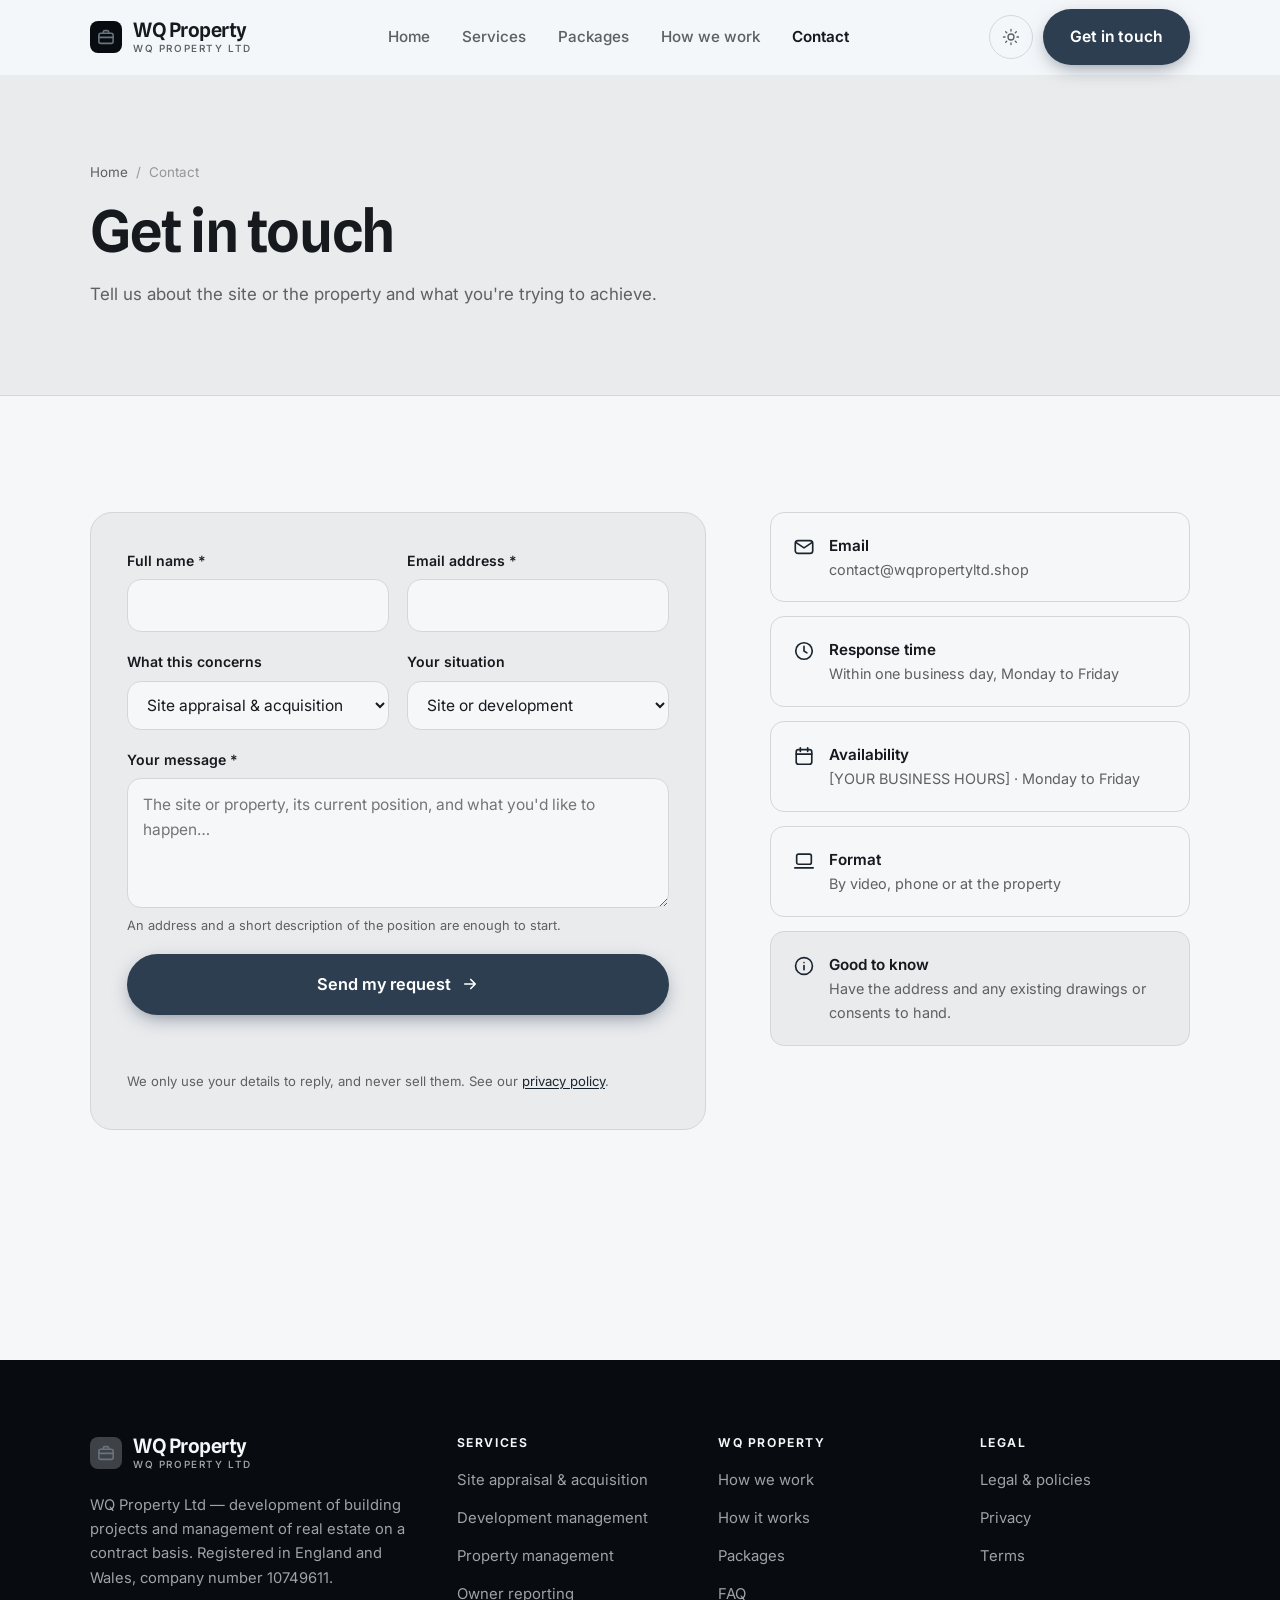
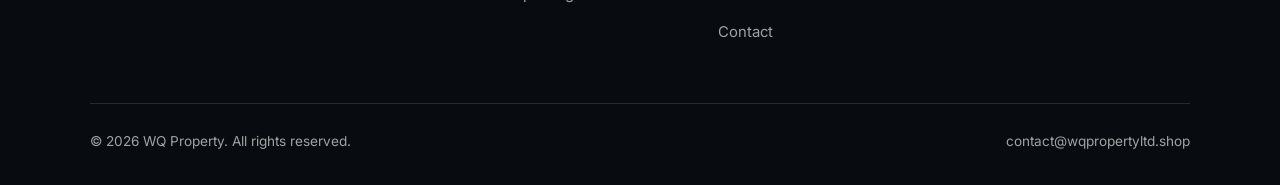
<file: contact.html>
<!DOCTYPE html>
<html lang="en" class="no-js">
<head>
<meta charset="utf-8">
<meta name="viewport" content="width=device-width, initial-scale=1">
<title>Contact — WQ Property</title>
<meta name="description" content="Contact WQ Property Ltd. We reply within one business day.">
<link rel="canonical" href="https://wqpropertyltd.shop/contact.html">

<meta property="og:type" content="website">
<meta property="og:url" content="https://wqpropertyltd.shop/contact.html">
<meta property="og:site_name" content="WQ Property">
<meta property="og:locale" content="en_US">
<meta property="og:title" content="Contact — WQ Property">
<meta property="og:description" content="Contact WQ Property Ltd. We reply within one business day.">
<meta name="theme-color" content="#080c10">

<link rel="icon" href="assets/img/favicon.svg" type="image/svg+xml">
<link rel="preconnect" href="https://fonts.googleapis.com">
<link rel="preconnect" href="https://fonts.gstatic.com" crossorigin>
<link rel="stylesheet" href="https://fonts.googleapis.com/css2?family=Spline+Sans:wght@400..700&family=Inter:wght@400..700&display=swap">
<link rel="stylesheet" href="assets/css/style.css">

<!-- Thème appliqué avant le premier rendu (évite le flash) -->
<script>
document.documentElement.classList.remove('no-js');
(function(){try{var t=localStorage.getItem('site-theme');if(t){document.documentElement.setAttribute('data-theme',t);}}catch(e){}})();
</script>
</head>

<body>
<a class="skip-link" href="#main">Skip to main content</a>

<header class="site-header">
  <nav class="wrap nav" aria-label="Main navigation">
    <a class="brand" href="index.html">
      <svg class="brand__mark" viewBox="0 0 64 64" aria-hidden="true">
        <rect class="bm-bg" width="64" height="64" rx="16"/>
        <g class="bm-ic" transform="translate(14 14) scale(1.5)" fill="none" stroke-width="2.1" stroke-linecap="round" stroke-linejoin="round"><rect x="2.5" y="7" width="19" height="13.5" rx="2.5"/><path d="M8.5 7V5a1.5 1.5 0 0 1 1.5-1.5h4A1.5 1.5 0 0 1 15.5 5v2M2.5 12.5h19"/></g>
      </svg>
      <span>WQ Property<span class="brand__sub">WQ Property Ltd</span></span>
    </a>

    <ul class="nav__links" id="nav-links">
      <li><a href="index.html">Home</a></li>
      <li><a href="programs.html">Services</a></li>
      <li><a href="index.html#pricing">Packages</a></li>
      <li><a href="about.html">How we work</a></li>
      <li><a href="contact.html" aria-current="page">Contact</a></li>
      <li><a class="btn btn--primary" href="contact.html">Get in touch</a></li>
    </ul>

    <div class="nav__cta">
      <button class="theme-toggle" type="button" aria-label="Switch to dark theme">
        <svg class="icon-sun" viewBox="0 0 24 24" fill="none" stroke="currentColor" stroke-width="1.8" stroke-linecap="round" aria-hidden="true"><circle cx="12" cy="12" r="4"/><path d="M12 2v2m0 16v2M2 12h2m16 0h2M4.9 4.9l1.4 1.4m11.4 11.4 1.4 1.4M19.1 4.9l-1.4 1.4M6.3 17.7l-1.4 1.4"/></svg>
        <svg class="icon-moon" viewBox="0 0 24 24" fill="none" stroke="currentColor" stroke-width="1.8" stroke-linecap="round" stroke-linejoin="round" aria-hidden="true"><path d="M21 12.8A9 9 0 1 1 11.2 3a7 7 0 0 0 9.8 9.8z"/></svg>
      </button>
      <a class="btn btn--primary" href="contact.html">Get in touch</a>
      <button class="nav__toggle" type="button" aria-expanded="false" aria-controls="nav-links" aria-label="Open menu">
        <svg class="icon-open" viewBox="0 0 24 24" fill="none" stroke="currentColor" stroke-width="2" stroke-linecap="round" aria-hidden="true"><path d="M3 6h18M3 12h18M3 18h18"/></svg>
        <svg class="icon-close" viewBox="0 0 24 24" fill="none" stroke="currentColor" stroke-width="2" stroke-linecap="round" aria-hidden="true"><path d="M6 6l12 12M18 6L6 18"/></svg>
      </button>
    </div>
  </nav>
</header>

<main id="main">

<section class="page-head">
  <div class="wrap">
    <nav class="breadcrumb" aria-label="Breadcrumb">
      <a href="index.html">Home</a><span>/</span><span aria-current="page">Contact</span>
    </nav>
    <h1>Get in touch</h1>
    <p>Tell us about the site or the property and what you're trying to achieve.</p>
  </div>
</section>

<section class="section wrap">
  <div class="form-layout">

    <!--
      FORM: the action attribute holds a placeholder id. Create a free form at
      https://formspree.io and replace VOTRE_ID_FORMSPREE. Until then, the button
      opens the visitor's email app with a pre-filled message to contact@wqpropertyltd.shop.
    -->
    <form class="form" id="contact-form" action="https://formspree.io/f/VOTRE_ID_FORMSPREE" method="POST"
          data-email="contact@wqpropertyltd.shop" data-subject="Enquiry"
          data-msg-mail="Your email app will open with the message ready to send." data-msg-sending="Sending…"
          data-msg-ok="Thanks! Your message is on its way. We reply within one business day." data-msg-err="Sending failed. Please email us directly at">
      <div class="form__row">
        <div class="field">
          <label for="nom">Full name <span class="req" aria-hidden="true">*</span></label>
          <input type="text" id="nom" name="nom" autocomplete="name" required>
        </div>
        <div class="field">
          <label for="email">Email address <span class="req" aria-hidden="true">*</span></label>
          <input type="email" id="email" name="email" autocomplete="email" required>
        </div>
      </div>

      <div class="form__row">
        <div class="field">
          <label for="programme">What this concerns</label>
          <select id="programme" name="programme">
            <option>Site appraisal &amp; acquisition</option>
            <option>Development management</option>
            <option>Property management</option>
            <option>Owner reporting</option>
            <option>Not sure yet</option>
          </select>
        </div>
        <div class="field">
          <label for="niveau">Your situation</label>
          <select id="niveau" name="niveau">
            <option>Site or development</option>
            <option>Property to manage</option>
            <option>Professional or contractor</option>
            <option>Something else</option>
          </select>
        </div>
      </div>

      <div class="field">
        <label for="message">Your message <span class="req" aria-hidden="true">*</span></label>
        <textarea id="message" name="message" required placeholder="The site or property, its current position, and what you'd like to happen…"></textarea>
        <span class="field__hint">An address and a short description of the position are enough to start.</span>
      </div>

      <!-- Bot trap: hidden from humans -->
      <div class="visually-hidden" aria-hidden="true">
        <label for="site-web">Leave this field empty</label>
        <input type="text" id="site-web" name="_gotcha" tabindex="-1" autocomplete="off">
      </div>

      <button class="btn btn--primary btn--lg" type="submit">Send my request <svg viewBox="0 0 24 24" fill="none" stroke="currentColor" stroke-width="2.2" stroke-linecap="round" stroke-linejoin="round" aria-hidden="true"><path d="M5 12h14M13 6l6 6-6 6"/></svg></button>

      <p id="form-status" class="form__status" role="status" aria-live="polite"></p>

      <p class="form__note">
        We only use your details to reply, and never sell them. See our <a href="legal.html#privacy">privacy policy</a>.
      </p>
    </form>

    <aside class="contact-aside">
      <div class="contact-card">
        <svg viewBox="0 0 24 24" fill="none" stroke="currentColor" stroke-width="1.8" stroke-linecap="round" stroke-linejoin="round" aria-hidden="true"><rect x="2.5" y="5" width="19" height="14" rx="3"/><path d="M3 7l9 6 9-6"/></svg>
        <div><b>Email</b><a href="mailto:contact@wqpropertyltd.shop">contact@wqpropertyltd.shop</a></div>
      </div>
      <div class="contact-card">
        <svg viewBox="0 0 24 24" fill="none" stroke="currentColor" stroke-width="1.8" stroke-linecap="round" stroke-linejoin="round" aria-hidden="true"><circle cx="12" cy="12" r="9"/><path d="M12 7v5l3.2 2"/></svg>
        <div><b>Response time</b><span>Within one business day, Monday to Friday</span></div>
      </div>
      <div class="contact-card">
        <svg viewBox="0 0 24 24" fill="none" stroke="currentColor" stroke-width="1.8" stroke-linecap="round" stroke-linejoin="round" aria-hidden="true"><rect x="3.5" y="5" width="17" height="16" rx="2.5"/><path d="M8 3v4M16 3v4M3.5 10h17"/></svg>
        <div><b>Availability</b><span>[YOUR BUSINESS HOURS] · Monday to Friday</span></div>
      </div>
      <div class="contact-card">
        <svg viewBox="0 0 24 24" fill="none" stroke="currentColor" stroke-width="1.8" stroke-linecap="round" stroke-linejoin="round" aria-hidden="true"><rect x="4" y="4.5" width="16" height="11" rx="2"/><path d="M2 19.5h20"/></svg>
        <div><b>Format</b><span>By video, phone or at the property</span></div>
      </div>
      <div class="contact-card contact-card--soft">
        <svg viewBox="0 0 24 24" fill="none" stroke="currentColor" stroke-width="1.8" stroke-linecap="round" stroke-linejoin="round" aria-hidden="true"><circle cx="12" cy="12" r="9.2"/><path d="M12 16v-4.5M12 8.2v.1"/></svg>
        <div><b>Good to know</b><span>Have the address and any existing drawings or consents to hand.</span></div>
      </div>
    </aside>

  </div>
</section>

</main>

<footer class="site-footer">
  <div class="wrap">
    <div class="footer__grid">
      <div class="footer__brand">
        <a class="brand" href="index.html">
          <svg class="brand__mark" viewBox="0 0 64 64" aria-hidden="true">
        <rect class="bm-bg" width="64" height="64" rx="16"/>
        <g class="bm-ic" transform="translate(14 14) scale(1.5)" fill="none" stroke-width="2.1" stroke-linecap="round" stroke-linejoin="round"><rect x="2.5" y="7" width="19" height="13.5" rx="2.5"/><path d="M8.5 7V5a1.5 1.5 0 0 1 1.5-1.5h4A1.5 1.5 0 0 1 15.5 5v2M2.5 12.5h19"/></g>
      </svg>
          <span>WQ Property<span class="brand__sub">WQ Property Ltd</span></span>
        </a>
        <p>WQ Property Ltd — development of building projects and management of real estate on a contract basis. Registered in England and Wales, company number 10749611.</p>
      </div>

      <div class="footer__col">
        <h4>Services</h4>
        <ul>
          <li><a href="programs.html#appraisal">Site appraisal &amp; acquisition</a></li>
          <li><a href="programs.html#development">Development management</a></li>
          <li><a href="programs.html#management">Property management</a></li>
          <li><a href="programs.html#reporting">Owner reporting</a></li>
        </ul>
      </div>

      <div class="footer__col">
        <h4>WQ Property</h4>
        <ul>
          <li><a href="about.html">How we work</a></li>
          <li><a href="index.html#how-it-works">How it works</a></li>
          <li><a href="index.html#pricing">Packages</a></li>
          <li><a href="index.html#faq">FAQ</a></li>
          <li><a href="contact.html">Contact</a></li>
        </ul>
      </div>

      <div class="footer__col">
        <h4>Legal</h4>
        <ul>
          <li><a href="legal.html">Legal &amp; policies</a></li>
          <li><a href="legal.html#privacy">Privacy</a></li>
          <li><a href="legal.html#terms">Terms</a></li>
        </ul>
      </div>
    </div>

    <div class="footer__bottom">
      <p>© <span data-year>2026</span> WQ Property. All rights reserved.</p>
      <p><a href="mailto:contact@wqpropertyltd.shop">contact@wqpropertyltd.shop</a></p>
    </div>
  </div>
</footer>

<script src="assets/js/main.js" defer></script>
</body>
</html>
</file>
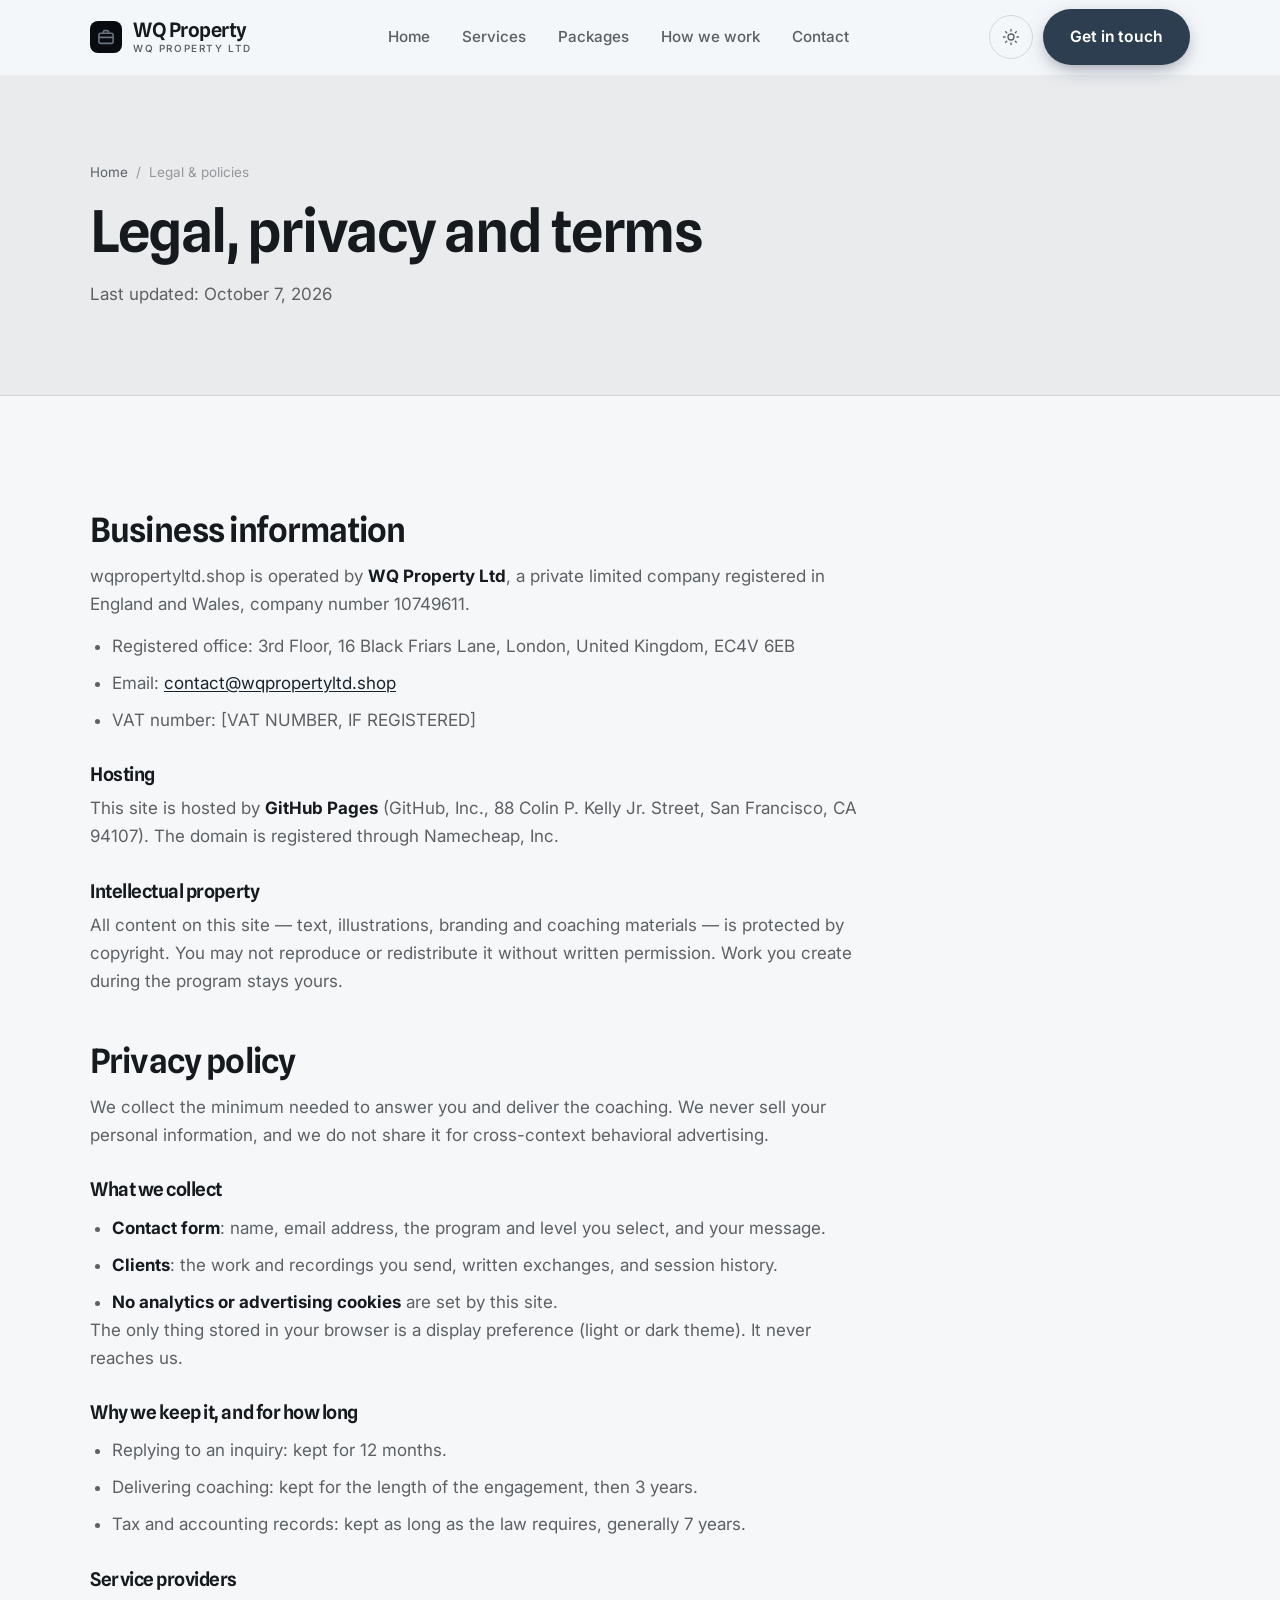
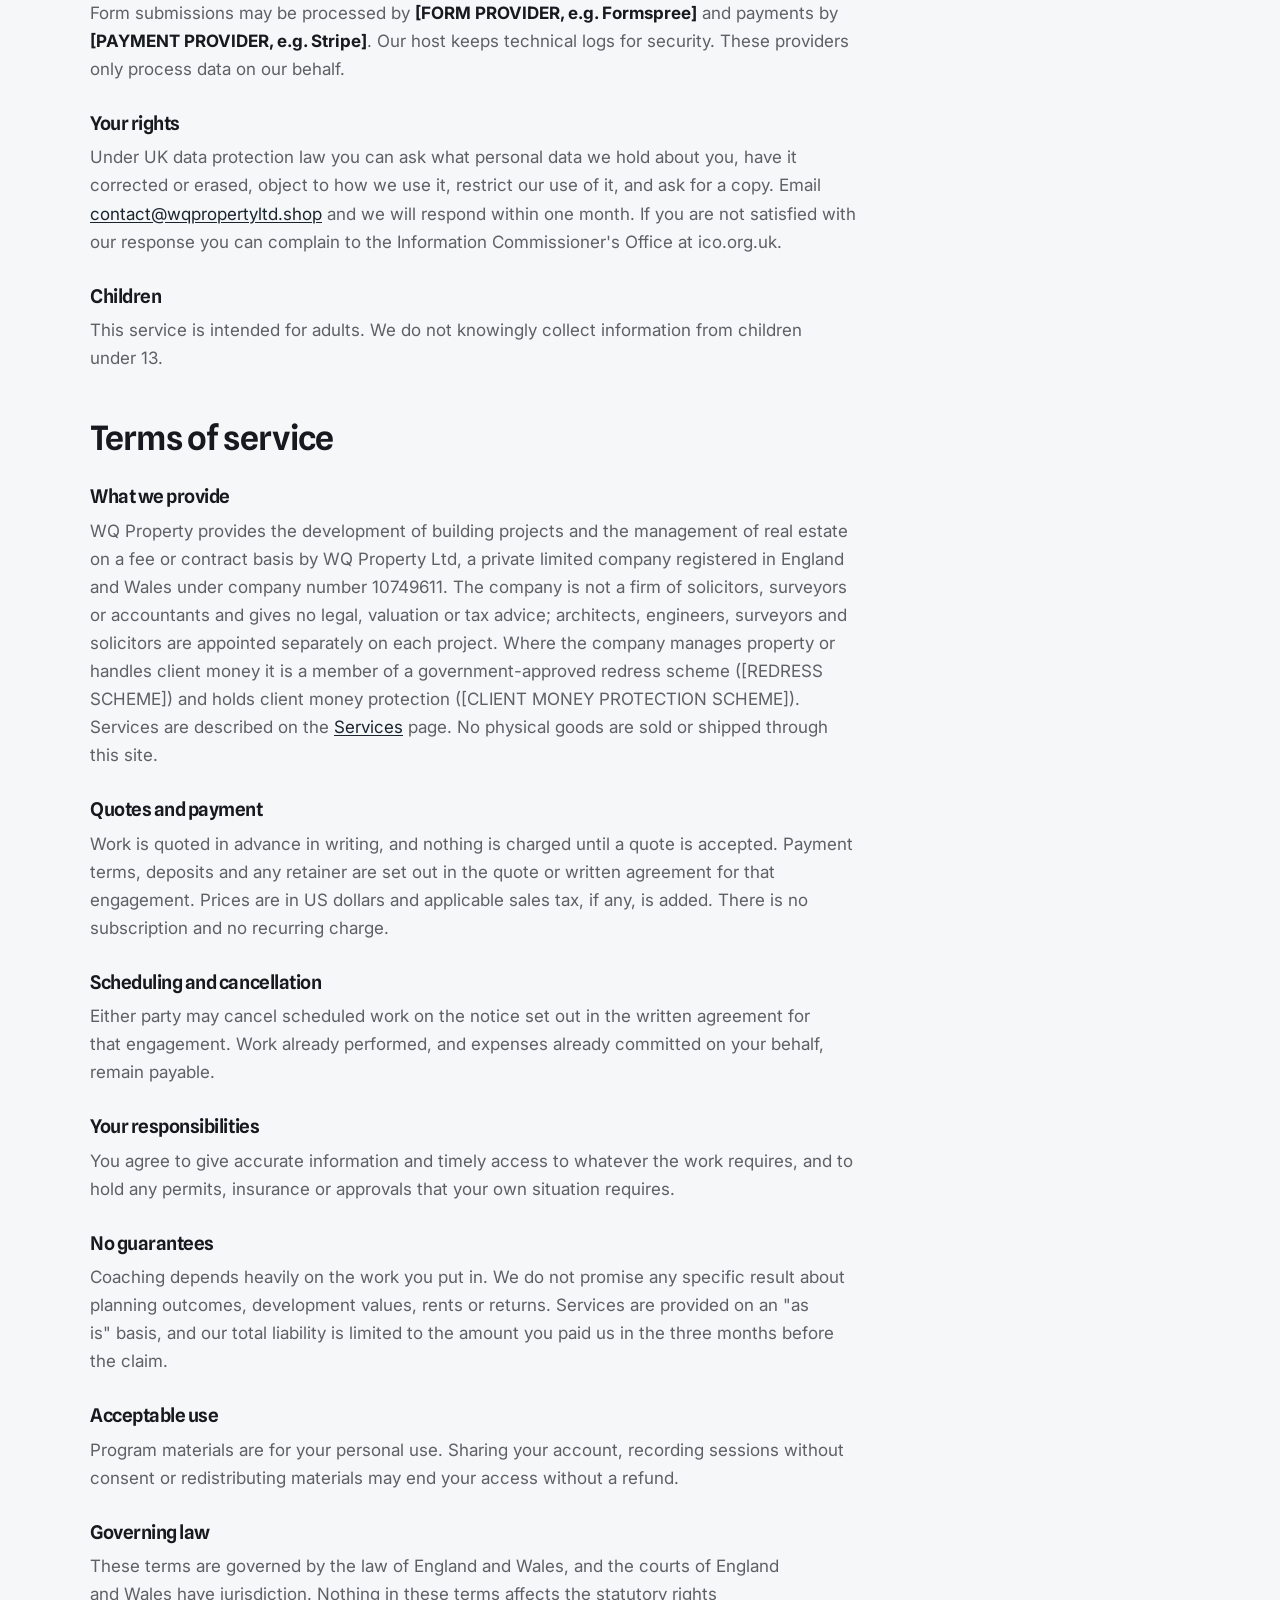
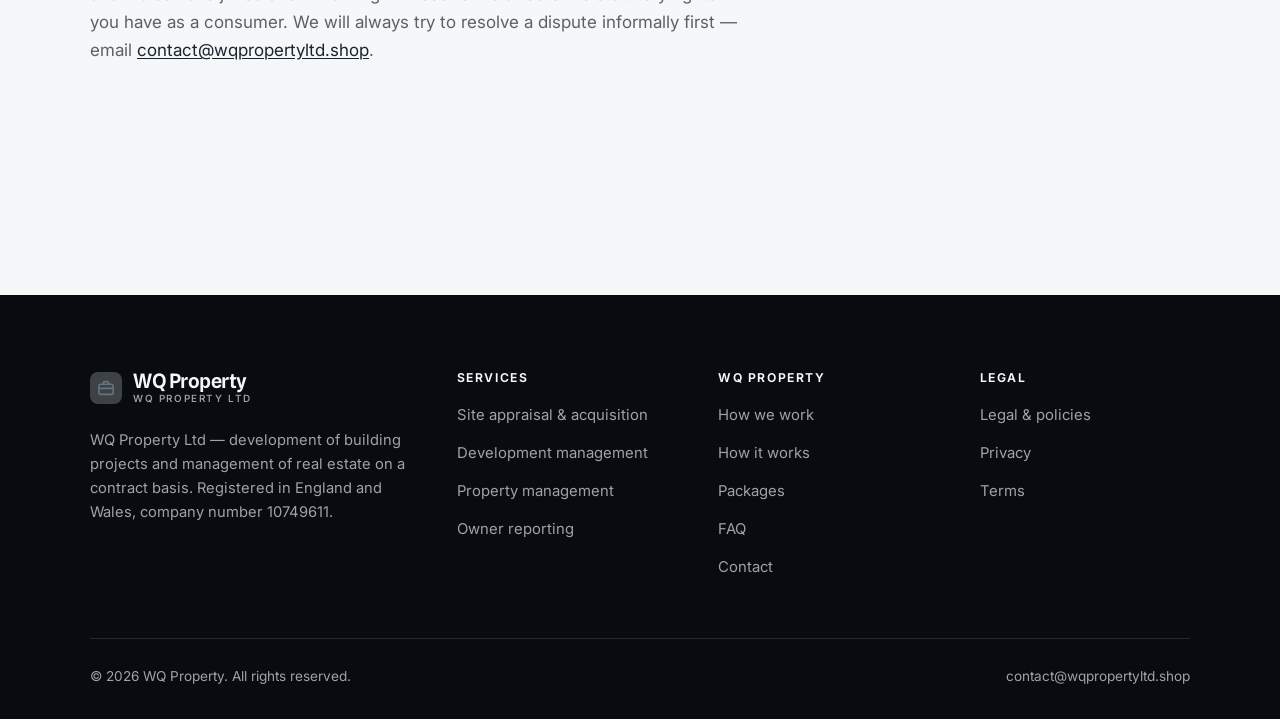
<file: legal.html>
<!DOCTYPE html>
<html lang="en" class="no-js">
<head>
<meta charset="utf-8">
<meta name="viewport" content="width=device-width, initial-scale=1">
<title>Legal, privacy and terms — WQ Property</title>
<meta name="description" content="Business information, privacy policy and terms of service for WQ Property.">
<meta name="robots" content="noindex">

<meta property="og:type" content="website">
<meta property="og:url" content="https://wqpropertyltd.shop/legal.html">
<meta property="og:site_name" content="WQ Property">
<meta property="og:locale" content="en_US">
<meta property="og:title" content="Legal, privacy and terms — WQ Property">
<meta property="og:description" content="Business information, privacy policy and terms of service for WQ Property.">
<meta name="theme-color" content="#080c10">

<link rel="icon" href="assets/img/favicon.svg" type="image/svg+xml">
<link rel="preconnect" href="https://fonts.googleapis.com">
<link rel="preconnect" href="https://fonts.gstatic.com" crossorigin>
<link rel="stylesheet" href="https://fonts.googleapis.com/css2?family=Spline+Sans:wght@400..700&family=Inter:wght@400..700&display=swap">
<link rel="stylesheet" href="assets/css/style.css">

<!-- Thème appliqué avant le premier rendu (évite le flash) -->
<script>
document.documentElement.classList.remove('no-js');
(function(){try{var t=localStorage.getItem('site-theme');if(t){document.documentElement.setAttribute('data-theme',t);}}catch(e){}})();
</script>
</head>

<body>
<a class="skip-link" href="#main">Skip to main content</a>

<header class="site-header">
  <nav class="wrap nav" aria-label="Main navigation">
    <a class="brand" href="index.html">
      <svg class="brand__mark" viewBox="0 0 64 64" aria-hidden="true">
        <rect class="bm-bg" width="64" height="64" rx="16"/>
        <g class="bm-ic" transform="translate(14 14) scale(1.5)" fill="none" stroke-width="2.1" stroke-linecap="round" stroke-linejoin="round"><rect x="2.5" y="7" width="19" height="13.5" rx="2.5"/><path d="M8.5 7V5a1.5 1.5 0 0 1 1.5-1.5h4A1.5 1.5 0 0 1 15.5 5v2M2.5 12.5h19"/></g>
      </svg>
      <span>WQ Property<span class="brand__sub">WQ Property Ltd</span></span>
    </a>

    <ul class="nav__links" id="nav-links">
      <li><a href="index.html">Home</a></li>
      <li><a href="programs.html">Services</a></li>
      <li><a href="index.html#pricing">Packages</a></li>
      <li><a href="about.html">How we work</a></li>
      <li><a href="contact.html">Contact</a></li>
      <li><a class="btn btn--primary" href="contact.html">Get in touch</a></li>
    </ul>

    <div class="nav__cta">
      <button class="theme-toggle" type="button" aria-label="Switch to dark theme">
        <svg class="icon-sun" viewBox="0 0 24 24" fill="none" stroke="currentColor" stroke-width="1.8" stroke-linecap="round" aria-hidden="true"><circle cx="12" cy="12" r="4"/><path d="M12 2v2m0 16v2M2 12h2m16 0h2M4.9 4.9l1.4 1.4m11.4 11.4 1.4 1.4M19.1 4.9l-1.4 1.4M6.3 17.7l-1.4 1.4"/></svg>
        <svg class="icon-moon" viewBox="0 0 24 24" fill="none" stroke="currentColor" stroke-width="1.8" stroke-linecap="round" stroke-linejoin="round" aria-hidden="true"><path d="M21 12.8A9 9 0 1 1 11.2 3a7 7 0 0 0 9.8 9.8z"/></svg>
      </button>
      <a class="btn btn--primary" href="contact.html">Get in touch</a>
      <button class="nav__toggle" type="button" aria-expanded="false" aria-controls="nav-links" aria-label="Open menu">
        <svg class="icon-open" viewBox="0 0 24 24" fill="none" stroke="currentColor" stroke-width="2" stroke-linecap="round" aria-hidden="true"><path d="M3 6h18M3 12h18M3 18h18"/></svg>
        <svg class="icon-close" viewBox="0 0 24 24" fill="none" stroke="currentColor" stroke-width="2" stroke-linecap="round" aria-hidden="true"><path d="M6 6l12 12M18 6L6 18"/></svg>
      </button>
    </div>
  </nav>
</header>

<main id="main">

<section class="page-head">
  <div class="wrap">
    <nav class="breadcrumb" aria-label="Breadcrumb">
      <a href="index.html">Home</a><span>/</span><span aria-current="page">Legal &amp; policies</span>
    </nav>
    <h1>Legal, privacy and terms</h1>
    <p>Last updated: <time datetime="2026-10-07">October 7, 2026</time></p>
  </div>
</section>

<section class="section wrap">
  <div class="prose">

    <!--
      TO DO: this is a skeleton, not legal advice. Replace every [BRACKET] with
      your real details before selling, and have a lawyer review it if you can.
      Consumer protection rules differ by state.
    -->

    <h2 id="business">Business information</h2>
    <p>
      wqpropertyltd.shop is operated by <strong>WQ Property Ltd</strong>, a private limited
      company registered in England and Wales, company number 10749611.
    </p>
    <ul>
      <li>Registered office: 3rd Floor, 16 Black Friars Lane, London, United Kingdom, EC4V 6EB</li>
      <li>Email: <a href="mailto:contact@wqpropertyltd.shop">contact@wqpropertyltd.shop</a></li>
      <li>VAT number: [VAT NUMBER, IF REGISTERED]</li>
    </ul>

    <h3>Hosting</h3>
    <p>
      This site is hosted by <strong>GitHub Pages</strong> (GitHub, Inc., 88 Colin P. Kelly Jr. Street,
      San Francisco, CA 94107). The domain is registered through Namecheap, Inc.
    </p>

    <h3>Intellectual property</h3>
    <p>
      All content on this site — text, illustrations, branding and coaching materials — is protected by
      copyright. You may not reproduce or redistribute it without written permission. Work you create during
      the program stays yours.
    </p>

    <h2 id="privacy">Privacy policy</h2>
    <p>
      We collect the minimum needed to answer you and deliver the coaching. We never sell your personal
      information, and we do not share it for cross-context behavioral advertising.
    </p>
    <h3>What we collect</h3>
    <ul>
      <li><strong>Contact form</strong>: name, email address, the program and level you select, and your message.</li>
      <li><strong>Clients</strong>: the work and recordings you send, written exchanges, and session history.</li>
      <li><strong>No analytics or advertising cookies</strong> are set by this site.</li>
    </ul>
    <p>
      The only thing stored in your browser is a display preference (light or dark theme). It never reaches us.
    </p>
    <h3>Why we keep it, and for how long</h3>
    <ul>
      <li>Replying to an inquiry: kept for 12 months.</li>
      <li>Delivering coaching: kept for the length of the engagement, then 3 years.</li>
      <li>Tax and accounting records: kept as long as the law requires, generally 7 years.</li>
    </ul>
    <h3>Service providers</h3>
    <p>
      Form submissions may be processed by <strong>[FORM PROVIDER, e.g. Formspree]</strong> and payments by
      <strong>[PAYMENT PROVIDER, e.g. Stripe]</strong>. Our host keeps technical logs for security. These
      providers only process data on our behalf.
    </p>
    <h3>Your rights</h3>
    <p>
      Under UK data protection law you can ask what personal data we hold about you, have it corrected or
      erased, object to how we use it, restrict our use of it, and ask for a copy. Email
      <a href="mailto:contact@wqpropertyltd.shop">contact@wqpropertyltd.shop</a> and we will respond within one month. If you are not satisfied with
      our response you can complain to the Information Commissioner's Office at ico.org.uk.
    </p>
    <h3>Children</h3>
    <p>
      This service is intended for adults. We do not knowingly collect information from children under 13.
    </p>

    <h2 id="terms">Terms of service</h2>
    <h3>What we provide</h3>
    <p>
      WQ Property provides the development of building projects and the management of real estate on a fee or contract basis by WQ Property Ltd, a private limited company registered in England and Wales under company number 10749611. The company is not a firm of solicitors, surveyors or accountants and gives no legal, valuation or tax advice; architects, engineers, surveyors and solicitors are appointed separately on each project. Where the company manages property or handles client money it is a member of a government-approved redress scheme ([REDRESS SCHEME]) and holds client money protection ([CLIENT MONEY PROTECTION SCHEME]). Services are described on the
      <a href="programs.html">Services</a> page. No physical goods are sold or shipped through this site.
    </p>
    <h3>Quotes and payment</h3>
    <p>
      Work is quoted in advance in writing, and nothing is charged until a quote is accepted. Payment terms,
      deposits and any retainer are set out in the quote or written agreement for that engagement. Prices are in
      US dollars and applicable sales tax, if any, is added. There is no subscription and no recurring charge.
    </p>
    <h3>Scheduling and cancellation</h3>
    <p>
      Either party may cancel scheduled work on the notice set out in the written agreement for that engagement.
      Work already performed, and expenses already committed on your behalf, remain payable.
    </p>
    <h3>Your responsibilities</h3>
    <p>
      You agree to give accurate information and timely access to whatever the work requires, and to hold any
      permits, insurance or approvals that your own situation requires.
    </p>

    <h3>No guarantees</h3>
    <p>
      Coaching depends heavily on the work you put in. We do not promise any specific result
      about planning outcomes, development values, rents or returns. Services are provided on an "as is" basis, and our total
      liability is limited to the amount you paid us in the three months before the claim.
    </p>
    <h3>Acceptable use</h3>
    <p>
      Program materials are for your personal use. Sharing your account, recording sessions without consent
      or redistributing materials may end your access without a refund.
    </p>
    <h3>Governing law</h3>
    <p>
      These terms are governed by the law of England and Wales, and the courts of England and Wales have
      jurisdiction. Nothing in these terms affects the statutory rights you have as a consumer. We will always
      try to resolve a dispute informally first — email <a href="mailto:contact@wqpropertyltd.shop">contact@wqpropertyltd.shop</a>.
    </p>

  </div>
</section>

</main>

<footer class="site-footer">
  <div class="wrap">
    <div class="footer__grid">
      <div class="footer__brand">
        <a class="brand" href="index.html">
          <svg class="brand__mark" viewBox="0 0 64 64" aria-hidden="true">
        <rect class="bm-bg" width="64" height="64" rx="16"/>
        <g class="bm-ic" transform="translate(14 14) scale(1.5)" fill="none" stroke-width="2.1" stroke-linecap="round" stroke-linejoin="round"><rect x="2.5" y="7" width="19" height="13.5" rx="2.5"/><path d="M8.5 7V5a1.5 1.5 0 0 1 1.5-1.5h4A1.5 1.5 0 0 1 15.5 5v2M2.5 12.5h19"/></g>
      </svg>
          <span>WQ Property<span class="brand__sub">WQ Property Ltd</span></span>
        </a>
        <p>WQ Property Ltd — development of building projects and management of real estate on a contract basis. Registered in England and Wales, company number 10749611.</p>
      </div>

      <div class="footer__col">
        <h4>Services</h4>
        <ul>
          <li><a href="programs.html#appraisal">Site appraisal &amp; acquisition</a></li>
          <li><a href="programs.html#development">Development management</a></li>
          <li><a href="programs.html#management">Property management</a></li>
          <li><a href="programs.html#reporting">Owner reporting</a></li>
        </ul>
      </div>

      <div class="footer__col">
        <h4>WQ Property</h4>
        <ul>
          <li><a href="about.html">How we work</a></li>
          <li><a href="index.html#how-it-works">How it works</a></li>
          <li><a href="index.html#pricing">Packages</a></li>
          <li><a href="index.html#faq">FAQ</a></li>
          <li><a href="contact.html">Contact</a></li>
        </ul>
      </div>

      <div class="footer__col">
        <h4>Legal</h4>
        <ul>
          <li><a href="legal.html">Legal &amp; policies</a></li>
          <li><a href="legal.html#privacy">Privacy</a></li>
          <li><a href="legal.html#terms">Terms</a></li>
        </ul>
      </div>
    </div>

    <div class="footer__bottom">
      <p>© <span data-year>2026</span> WQ Property. All rights reserved.</p>
      <p><a href="mailto:contact@wqpropertyltd.shop">contact@wqpropertyltd.shop</a></p>
    </div>
  </div>
</footer>

<script src="assets/js/main.js" defer></script>
</body>
</html>
</file>
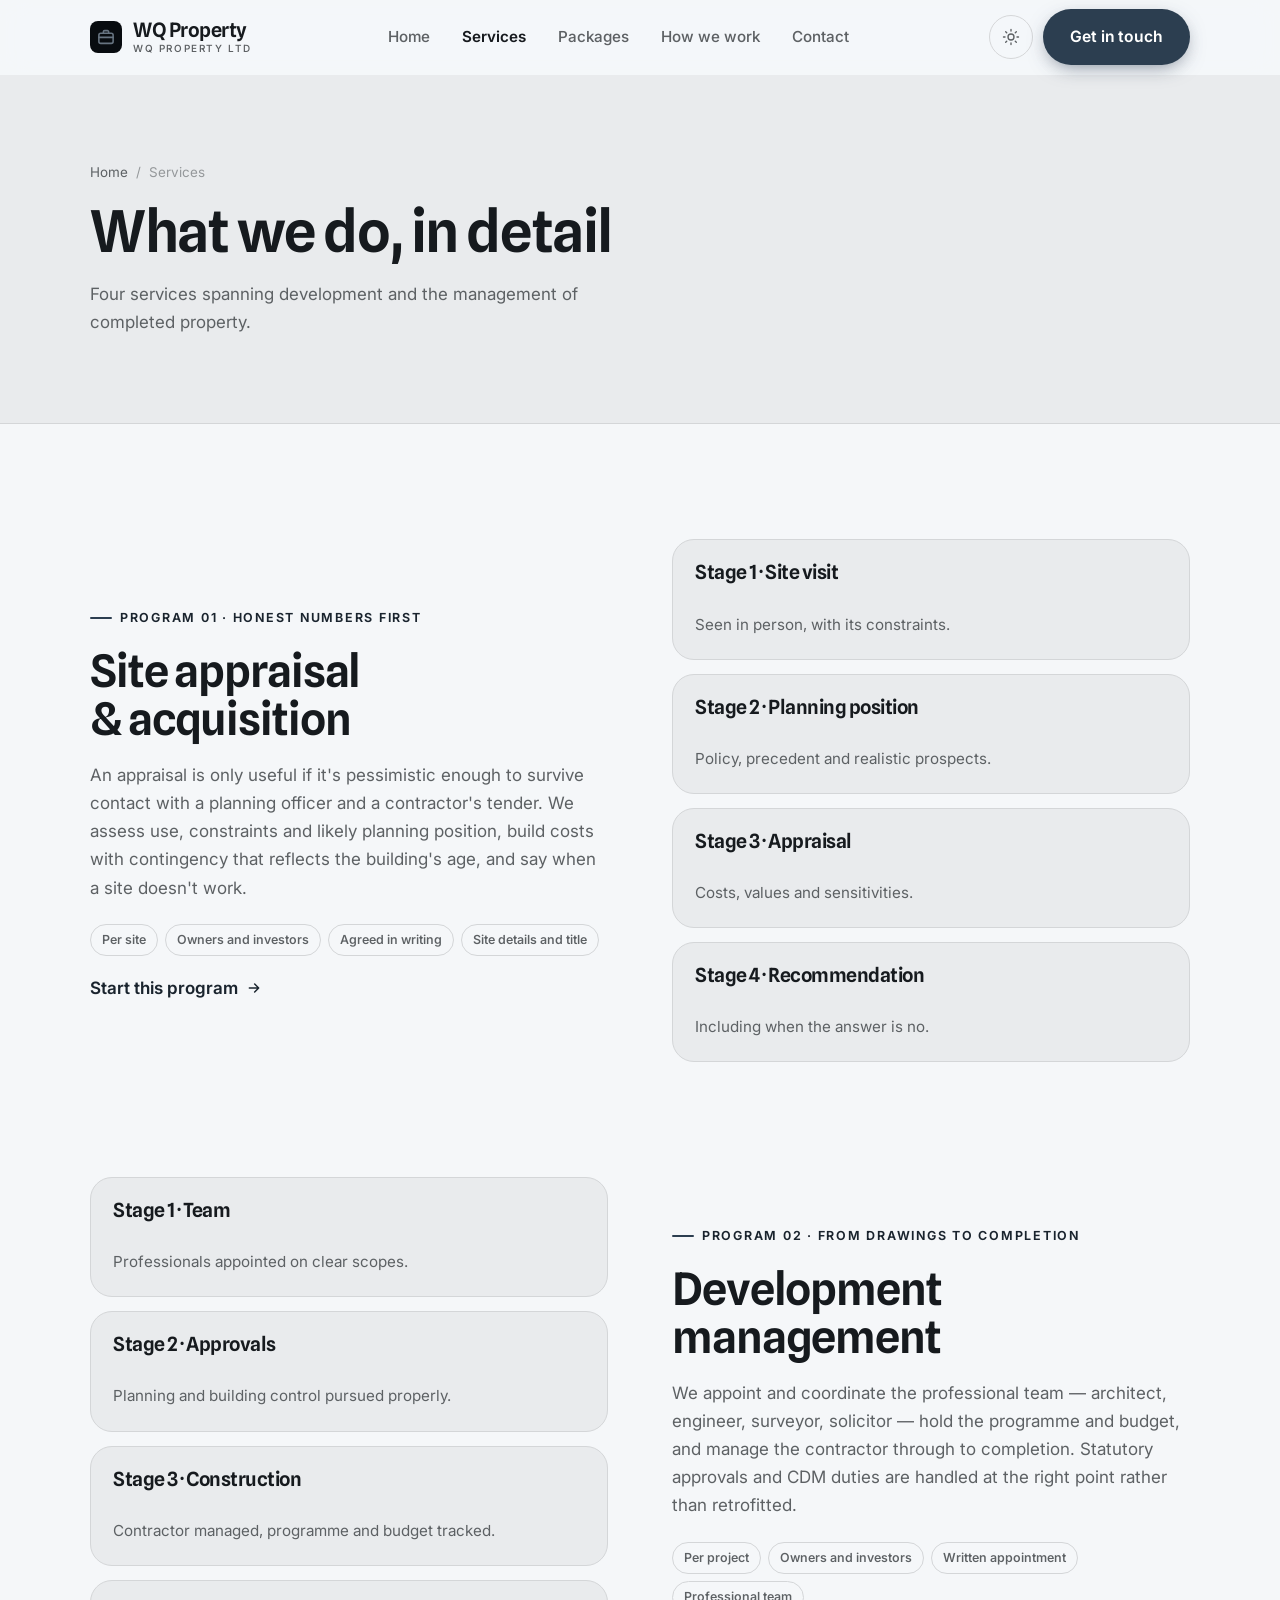
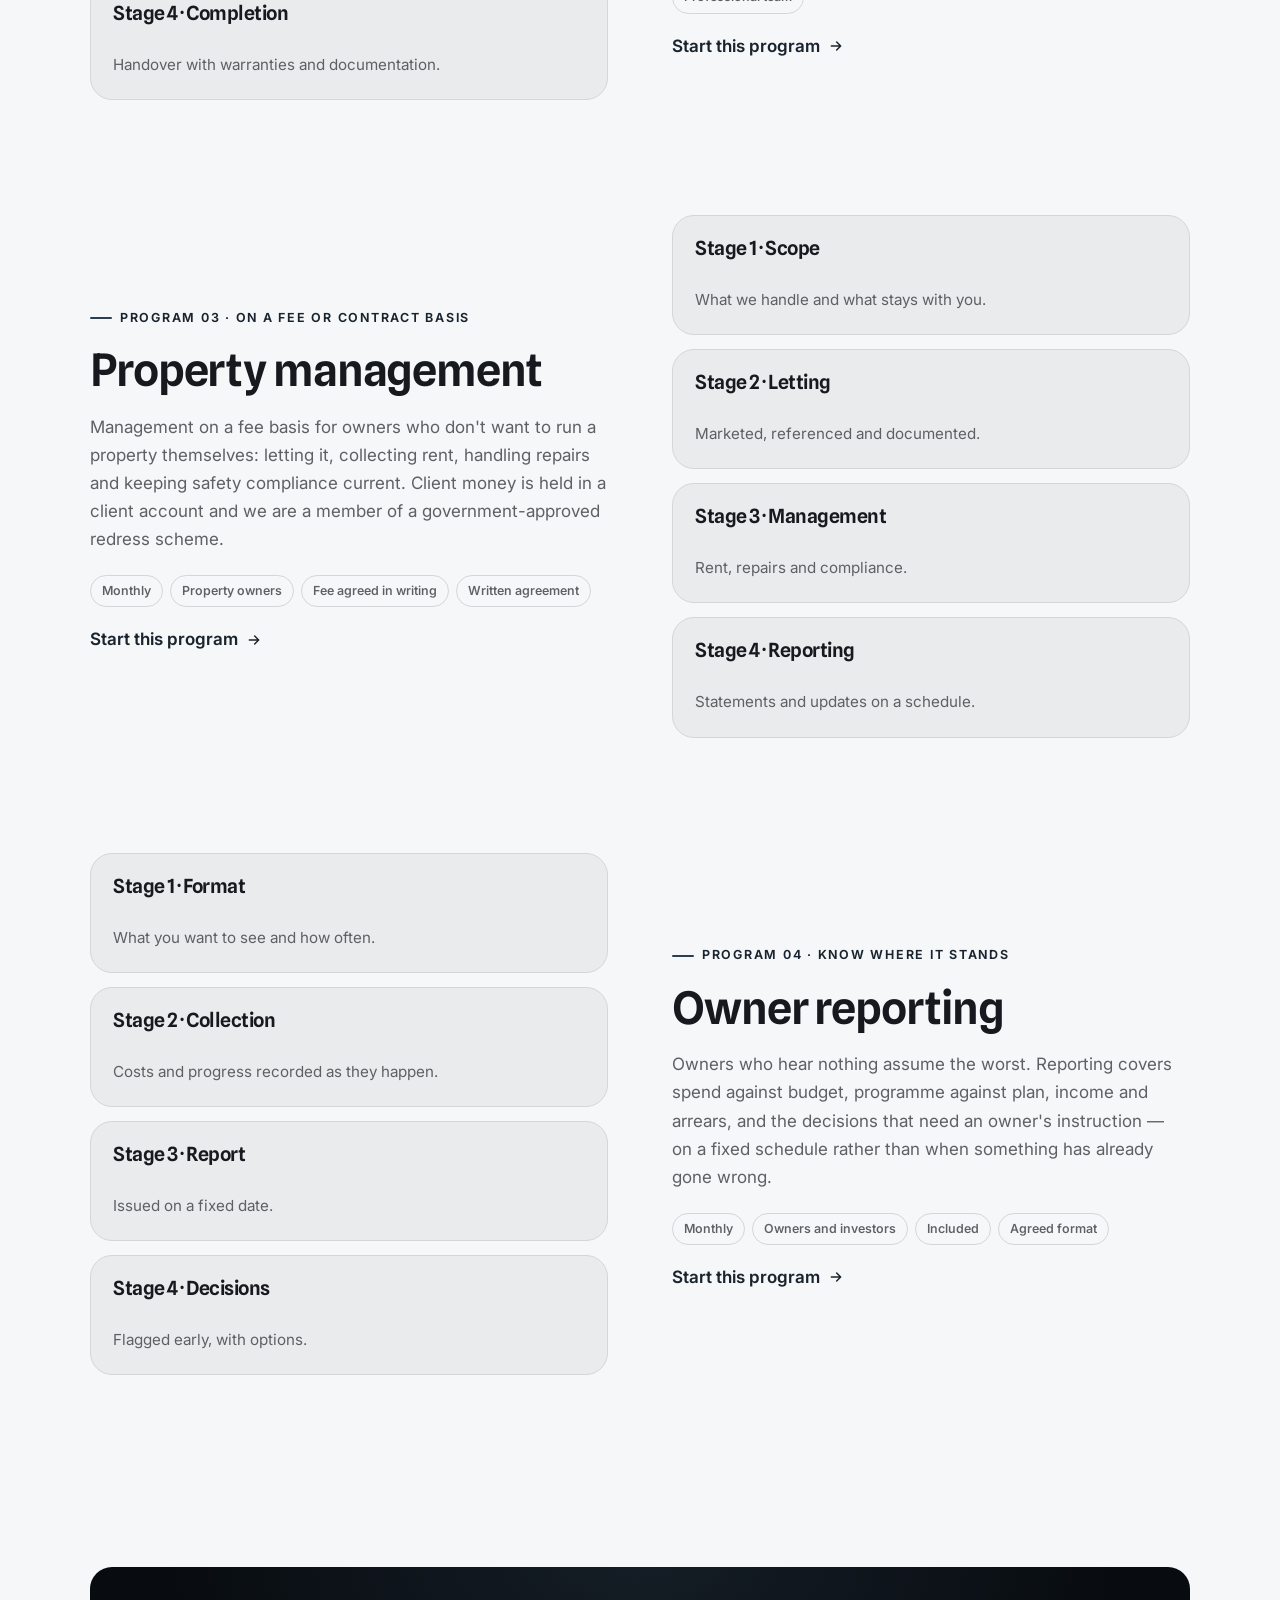
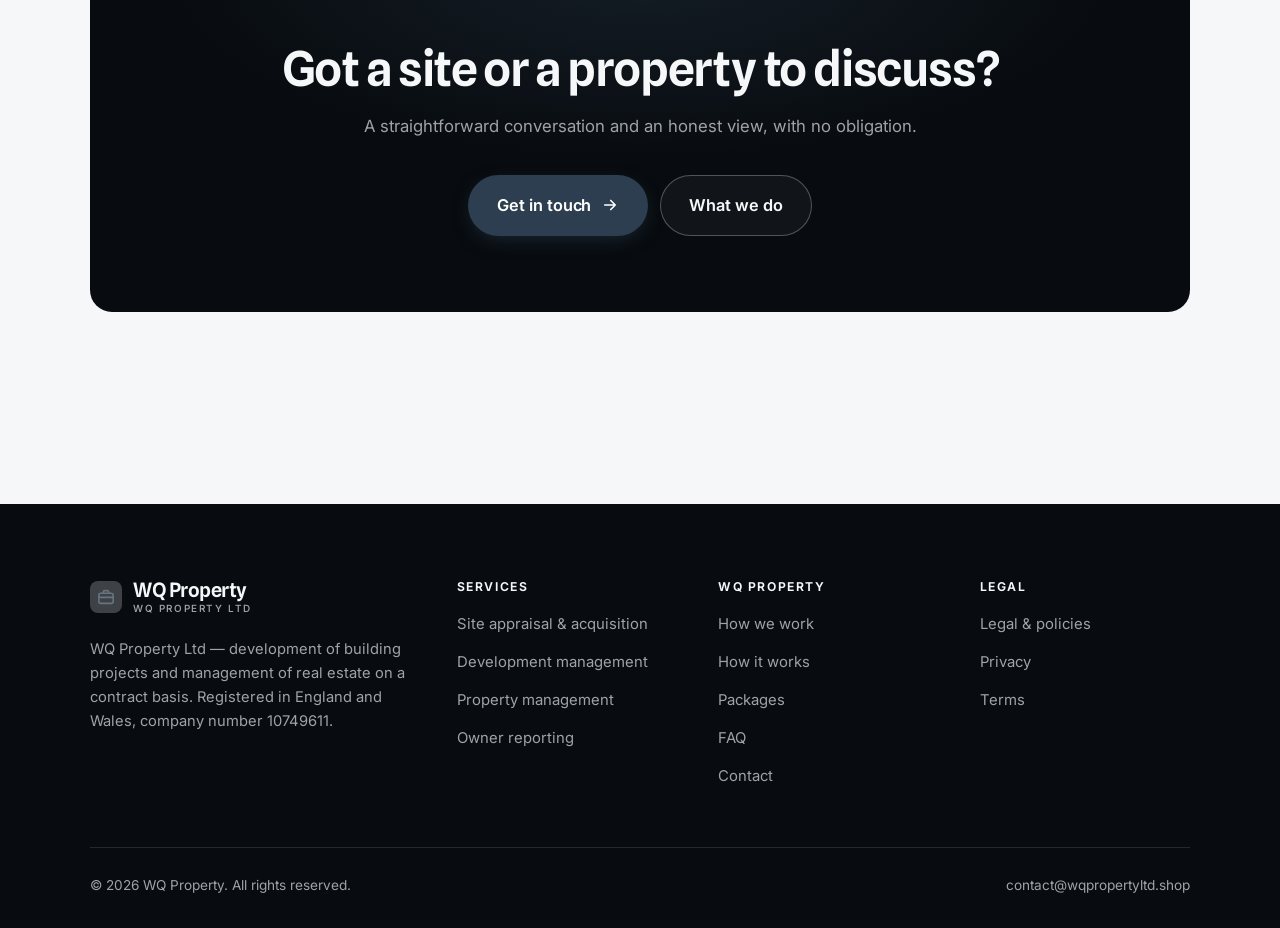
<file: programs.html>
<!DOCTYPE html>
<html lang="en" class="no-js">
<head>
<meta charset="utf-8">
<meta name="viewport" content="width=device-width, initial-scale=1">
<title>Services — WQ Property</title>
<meta name="description" content="Services of WQ Property Ltd: site appraisal and acquisition, development management, property management, owner reporting.">
<link rel="canonical" href="https://wqpropertyltd.shop/programs.html">

<meta property="og:type" content="website">
<meta property="og:url" content="https://wqpropertyltd.shop/programs.html">
<meta property="og:site_name" content="WQ Property">
<meta property="og:locale" content="en_US">
<meta property="og:title" content="Services — WQ Property">
<meta property="og:description" content="Services of WQ Property Ltd: site appraisal and acquisition, development management, property management, owner reporting.">
<meta name="theme-color" content="#080c10">

<link rel="icon" href="assets/img/favicon.svg" type="image/svg+xml">
<link rel="preconnect" href="https://fonts.googleapis.com">
<link rel="preconnect" href="https://fonts.gstatic.com" crossorigin>
<link rel="stylesheet" href="https://fonts.googleapis.com/css2?family=Spline+Sans:wght@400..700&family=Inter:wght@400..700&display=swap">
<link rel="stylesheet" href="assets/css/style.css">

<!-- Thème appliqué avant le premier rendu (évite le flash) -->
<script>
document.documentElement.classList.remove('no-js');
(function(){try{var t=localStorage.getItem('site-theme');if(t){document.documentElement.setAttribute('data-theme',t);}}catch(e){}})();
</script>
</head>

<body>
<a class="skip-link" href="#main">Skip to main content</a>

<header class="site-header">
  <nav class="wrap nav" aria-label="Main navigation">
    <a class="brand" href="index.html">
      <svg class="brand__mark" viewBox="0 0 64 64" aria-hidden="true">
        <rect class="bm-bg" width="64" height="64" rx="16"/>
        <g class="bm-ic" transform="translate(14 14) scale(1.5)" fill="none" stroke-width="2.1" stroke-linecap="round" stroke-linejoin="round"><rect x="2.5" y="7" width="19" height="13.5" rx="2.5"/><path d="M8.5 7V5a1.5 1.5 0 0 1 1.5-1.5h4A1.5 1.5 0 0 1 15.5 5v2M2.5 12.5h19"/></g>
      </svg>
      <span>WQ Property<span class="brand__sub">WQ Property Ltd</span></span>
    </a>

    <ul class="nav__links" id="nav-links">
      <li><a href="index.html">Home</a></li>
      <li><a href="programs.html" aria-current="page">Services</a></li>
      <li><a href="index.html#pricing">Packages</a></li>
      <li><a href="about.html">How we work</a></li>
      <li><a href="contact.html">Contact</a></li>
      <li><a class="btn btn--primary" href="contact.html">Get in touch</a></li>
    </ul>

    <div class="nav__cta">
      <button class="theme-toggle" type="button" aria-label="Switch to dark theme">
        <svg class="icon-sun" viewBox="0 0 24 24" fill="none" stroke="currentColor" stroke-width="1.8" stroke-linecap="round" aria-hidden="true"><circle cx="12" cy="12" r="4"/><path d="M12 2v2m0 16v2M2 12h2m16 0h2M4.9 4.9l1.4 1.4m11.4 11.4 1.4 1.4M19.1 4.9l-1.4 1.4M6.3 17.7l-1.4 1.4"/></svg>
        <svg class="icon-moon" viewBox="0 0 24 24" fill="none" stroke="currentColor" stroke-width="1.8" stroke-linecap="round" stroke-linejoin="round" aria-hidden="true"><path d="M21 12.8A9 9 0 1 1 11.2 3a7 7 0 0 0 9.8 9.8z"/></svg>
      </button>
      <a class="btn btn--primary" href="contact.html">Get in touch</a>
      <button class="nav__toggle" type="button" aria-expanded="false" aria-controls="nav-links" aria-label="Open menu">
        <svg class="icon-open" viewBox="0 0 24 24" fill="none" stroke="currentColor" stroke-width="2" stroke-linecap="round" aria-hidden="true"><path d="M3 6h18M3 12h18M3 18h18"/></svg>
        <svg class="icon-close" viewBox="0 0 24 24" fill="none" stroke="currentColor" stroke-width="2" stroke-linecap="round" aria-hidden="true"><path d="M6 6l12 12M18 6L6 18"/></svg>
      </button>
    </div>
  </nav>
</header>

<main id="main">

<section class="page-head">
  <div class="wrap">
    <nav class="breadcrumb" aria-label="Breadcrumb">
      <a href="index.html">Home</a><span>/</span><span aria-current="page">Services</span>
    </nav>
    <h1>What we do, in detail</h1>
    <p>Four services spanning development and the management of completed property.</p>
  </div>
</section>

<section class="section wrap" id="appraisal">
  <div class="split reveal">
    <div>
      <span class="eyebrow">Program 01 · Honest numbers first</span>
      <h2>Site appraisal &amp; acquisition</h2>
      <p>An appraisal is only useful if it's pessimistic enough to survive contact with a planning officer and a contractor's tender. We assess use, constraints and likely planning position, build costs with contingency that reflects the building's age, and say when a site doesn't work.</p>
      <ul class="tags"><li>Per site</li><li>Owners and investors</li><li>Agreed in writing</li><li>Site details and title</li></ul>
      <p><a class="arrow-link" href="contact.html">Start this program <svg viewBox="0 0 24 24" fill="none" stroke="currentColor" stroke-width="2.2" stroke-linecap="round" stroke-linejoin="round" aria-hidden="true"><path d="M5 12h14M13 6l6 6-6 6"/></svg></a></p>
    </div>
    <div class="grid grid--2 grid--tight">
      <article class="card card--sm">
        <h3>Stage 1 · Site visit</h3>
        <p>Seen in person, with its constraints.</p>
      </article>
      <article class="card card--sm">
        <h3>Stage 2 · Planning position</h3>
        <p>Policy, precedent and realistic prospects.</p>
      </article>
      <article class="card card--sm">
        <h3>Stage 3 · Appraisal</h3>
        <p>Costs, values and sensitivities.</p>
      </article>
      <article class="card card--sm">
        <h3>Stage 4 · Recommendation</h3>
        <p>Including when the answer is no.</p>
      </article>
    </div>
  </div>
</section>

<section class="section section--flush wrap" id="development">
  <div class="split reveal">
    <div class="grid grid--2 grid--tight">
      <article class="card card--sm">
        <h3>Stage 1 · Team</h3>
        <p>Professionals appointed on clear scopes.</p>
      </article>
      <article class="card card--sm">
        <h3>Stage 2 · Approvals</h3>
        <p>Planning and building control pursued properly.</p>
      </article>
      <article class="card card--sm">
        <h3>Stage 3 · Construction</h3>
        <p>Contractor managed, programme and budget tracked.</p>
      </article>
      <article class="card card--sm">
        <h3>Stage 4 · Completion</h3>
        <p>Handover with warranties and documentation.</p>
      </article>
    </div>
    <div>
      <span class="eyebrow">Program 02 · From drawings to completion</span>
      <h2>Development management</h2>
      <p>We appoint and coordinate the professional team — architect, engineer, surveyor, solicitor — hold the programme and budget, and manage the contractor through to completion. Statutory approvals and CDM duties are handled at the right point rather than retrofitted.</p>
      <ul class="tags"><li>Per project</li><li>Owners and investors</li><li>Written appointment</li><li>Professional team</li></ul>
      <p><a class="arrow-link" href="contact.html">Start this program <svg viewBox="0 0 24 24" fill="none" stroke="currentColor" stroke-width="2.2" stroke-linecap="round" stroke-linejoin="round" aria-hidden="true"><path d="M5 12h14M13 6l6 6-6 6"/></svg></a></p>
    </div>
  </div>
</section>

<section class="section section--flush wrap" id="management">
  <div class="split reveal">
    <div>
      <span class="eyebrow">Program 03 · On a fee or contract basis</span>
      <h2>Property management</h2>
      <p>Management on a fee basis for owners who don't want to run a property themselves: letting it, collecting rent, handling repairs and keeping safety compliance current. Client money is held in a client account and we are a member of a government-approved redress scheme.</p>
      <ul class="tags"><li>Monthly</li><li>Property owners</li><li>Fee agreed in writing</li><li>Written agreement</li></ul>
      <p><a class="arrow-link" href="contact.html">Start this program <svg viewBox="0 0 24 24" fill="none" stroke="currentColor" stroke-width="2.2" stroke-linecap="round" stroke-linejoin="round" aria-hidden="true"><path d="M5 12h14M13 6l6 6-6 6"/></svg></a></p>
    </div>
    <div class="grid grid--2 grid--tight">
      <article class="card card--sm">
        <h3>Stage 1 · Scope</h3>
        <p>What we handle and what stays with you.</p>
      </article>
      <article class="card card--sm">
        <h3>Stage 2 · Letting</h3>
        <p>Marketed, referenced and documented.</p>
      </article>
      <article class="card card--sm">
        <h3>Stage 3 · Management</h3>
        <p>Rent, repairs and compliance.</p>
      </article>
      <article class="card card--sm">
        <h3>Stage 4 · Reporting</h3>
        <p>Statements and updates on a schedule.</p>
      </article>
    </div>
  </div>
</section>

<section class="section section--flush wrap" id="reporting">
  <div class="split reveal">
    <div class="grid grid--2 grid--tight">
      <article class="card card--sm">
        <h3>Stage 1 · Format</h3>
        <p>What you want to see and how often.</p>
      </article>
      <article class="card card--sm">
        <h3>Stage 2 · Collection</h3>
        <p>Costs and progress recorded as they happen.</p>
      </article>
      <article class="card card--sm">
        <h3>Stage 3 · Report</h3>
        <p>Issued on a fixed date.</p>
      </article>
      <article class="card card--sm">
        <h3>Stage 4 · Decisions</h3>
        <p>Flagged early, with options.</p>
      </article>
    </div>
    <div>
      <span class="eyebrow">Program 04 · Know where it stands</span>
      <h2>Owner reporting</h2>
      <p>Owners who hear nothing assume the worst. Reporting covers spend against budget, programme against plan, income and arrears, and the decisions that need an owner's instruction — on a fixed schedule rather than when something has already gone wrong.</p>
      <ul class="tags"><li>Monthly</li><li>Owners and investors</li><li>Included</li><li>Agreed format</li></ul>
      <p><a class="arrow-link" href="contact.html">Start this program <svg viewBox="0 0 24 24" fill="none" stroke="currentColor" stroke-width="2.2" stroke-linecap="round" stroke-linejoin="round" aria-hidden="true"><path d="M5 12h14M13 6l6 6-6 6"/></svg></a></p>
    </div>
  </div>
</section>

<section class="wrap section--tight">
  <div class="cta-band reveal">
    <h2>Got a site or a property to discuss?</h2>
    <p>A straightforward conversation and an honest view, with no obligation.</p>
    <div class="hero__actions">
      <a class="btn btn--primary btn--lg" href="contact.html">Get in touch <svg viewBox="0 0 24 24" fill="none" stroke="currentColor" stroke-width="2.2" stroke-linecap="round" stroke-linejoin="round" aria-hidden="true"><path d="M5 12h14M13 6l6 6-6 6"/></svg></a>
      <a class="btn btn--on-dark btn--lg" href="programs.html">What we do</a>
    </div>
  </div>
</section>

</main>

<footer class="site-footer">
  <div class="wrap">
    <div class="footer__grid">
      <div class="footer__brand">
        <a class="brand" href="index.html">
          <svg class="brand__mark" viewBox="0 0 64 64" aria-hidden="true">
        <rect class="bm-bg" width="64" height="64" rx="16"/>
        <g class="bm-ic" transform="translate(14 14) scale(1.5)" fill="none" stroke-width="2.1" stroke-linecap="round" stroke-linejoin="round"><rect x="2.5" y="7" width="19" height="13.5" rx="2.5"/><path d="M8.5 7V5a1.5 1.5 0 0 1 1.5-1.5h4A1.5 1.5 0 0 1 15.5 5v2M2.5 12.5h19"/></g>
      </svg>
          <span>WQ Property<span class="brand__sub">WQ Property Ltd</span></span>
        </a>
        <p>WQ Property Ltd — development of building projects and management of real estate on a contract basis. Registered in England and Wales, company number 10749611.</p>
      </div>

      <div class="footer__col">
        <h4>Services</h4>
        <ul>
          <li><a href="programs.html#appraisal">Site appraisal &amp; acquisition</a></li>
          <li><a href="programs.html#development">Development management</a></li>
          <li><a href="programs.html#management">Property management</a></li>
          <li><a href="programs.html#reporting">Owner reporting</a></li>
        </ul>
      </div>

      <div class="footer__col">
        <h4>WQ Property</h4>
        <ul>
          <li><a href="about.html">How we work</a></li>
          <li><a href="index.html#how-it-works">How it works</a></li>
          <li><a href="index.html#pricing">Packages</a></li>
          <li><a href="index.html#faq">FAQ</a></li>
          <li><a href="contact.html">Contact</a></li>
        </ul>
      </div>

      <div class="footer__col">
        <h4>Legal</h4>
        <ul>
          <li><a href="legal.html">Legal &amp; policies</a></li>
          <li><a href="legal.html#privacy">Privacy</a></li>
          <li><a href="legal.html#terms">Terms</a></li>
        </ul>
      </div>
    </div>

    <div class="footer__bottom">
      <p>© <span data-year>2026</span> WQ Property. All rights reserved.</p>
      <p><a href="mailto:contact@wqpropertyltd.shop">contact@wqpropertyltd.shop</a></p>
    </div>
  </div>
</footer>

<script src="assets/js/main.js" defer></script>
</body>
</html>
</file>
<file: assets/css/style.css>
/* WQ Property — couleurs et polices de la marque.
   Modifier ces valeurs suffit à changer l'identité visuelle de tout le site. */
:root {
  --c-accent:    #2c3e50;
  --c-on-accent: #ffffff;
  --c-ink:       #080c10;
  --c-paper:     #f5f7f9;

  --accent-ink-light: color-mix(in srgb, var(--c-accent) 58%, black);
  --accent-on-dark:   color-mix(in srgb, var(--c-accent) 72%, white);

  --font-display: "Spline Sans", system-ui, -apple-system, "Segoe UI", sans-serif;
  --font-body: "Inter", system-ui, -apple-system, "Segoe UI", sans-serif;
  --display-weight: 600;
  --display-tracking: -.025em;
}

/* ==========================================================================
   Feuille de style commune aux sites de coaching
   Les couleurs de marque (--c-accent, --c-on-accent, --c-ink, --c-paper) et
   les polices sont définies juste au-dessus, par site. Tout le reste en dérive.
   ========================================================================== */

/* --------------------------------------------------------------------------
   1. Tokens dérivés
   -------------------------------------------------------------------------- */

:root {
  /* Thème clair */
  --paper:      var(--c-paper);
  --paper-2:    color-mix(in srgb, var(--c-paper) 95%, var(--c-ink));
  --paper-3:    color-mix(in srgb, var(--c-paper) 89%, var(--c-ink));
  --line:       color-mix(in srgb, var(--c-paper) 86%, var(--c-ink));
  --text:       color-mix(in srgb, var(--c-ink) 94%, var(--c-paper));
  --muted:      color-mix(in srgb, var(--c-ink) 64%, var(--c-paper));
  --accent:     var(--c-accent);
  --accent-600: color-mix(in srgb, var(--c-accent) 86%, black);
  --accent-ink: var(--accent-ink-light);
  --on-accent:  var(--c-on-accent);
  --ink:        var(--c-ink);
  --ink-soft:   color-mix(in srgb, var(--c-ink) 90%, white);
  --on-ink:     var(--c-paper);
  --on-ink-mut: color-mix(in srgb, var(--c-paper) 64%, var(--c-ink));
  --brand-bg:   var(--c-ink);

  /* Rayons */
  --r-sm: 8px;
  --r-md: 14px;
  --r-lg: 22px;
  --r-full: 999px;

  /* Ombres */
  --sh-1: 0 1px 2px rgba(0, 0, 0, .05), 0 2px 8px rgba(0, 0, 0, .04);
  --sh-2: 0 2px 4px rgba(0, 0, 0, .05), 0 12px 32px rgba(0, 0, 0, .09);
  --sh-3: 0 4px 8px rgba(0, 0, 0, .06), 0 24px 56px rgba(0, 0, 0, .14);

  /* Rythme */
  --gutter: clamp(16px, 4vw, 40px);
  --maxw: 1180px;
  --section-y: clamp(64px, 9vw, 124px);

  --ease: cubic-bezier(.22, .61, .36, 1);
}

/* Thème sombre — suit le système, sauf si l'utilisateur a choisi « clair » */
@media (prefers-color-scheme: dark) {
  :root:not([data-theme="light"]) {
    --paper:      var(--c-ink);
    --paper-2:    color-mix(in srgb, var(--c-ink) 92%, white);
    --paper-3:    color-mix(in srgb, var(--c-ink) 86%, white);
    --line:       color-mix(in srgb, var(--c-ink) 80%, white);
    --text:       color-mix(in srgb, var(--c-paper) 94%, var(--c-ink));
    --muted:      color-mix(in srgb, var(--c-paper) 66%, var(--c-ink));
    --accent-ink: var(--accent-on-dark);
    --ink:        color-mix(in srgb, var(--c-ink) 72%, black);
    --brand-bg:   color-mix(in srgb, var(--c-ink) 80%, white);
    --sh-1: 0 1px 2px rgba(0, 0, 0, .4), 0 2px 8px rgba(0, 0, 0, .3);
    --sh-2: 0 2px 4px rgba(0, 0, 0, .4), 0 12px 32px rgba(0, 0, 0, .45);
    --sh-3: 0 4px 8px rgba(0, 0, 0, .45), 0 24px 56px rgba(0, 0, 0, .55);
  }
}

/* Thème sombre — choix explicite */
:root[data-theme="dark"] {
  --paper:      var(--c-ink);
  --paper-2:    color-mix(in srgb, var(--c-ink) 92%, white);
  --paper-3:    color-mix(in srgb, var(--c-ink) 86%, white);
  --line:       color-mix(in srgb, var(--c-ink) 80%, white);
  --text:       color-mix(in srgb, var(--c-paper) 94%, var(--c-ink));
  --muted:      color-mix(in srgb, var(--c-paper) 66%, var(--c-ink));
  --accent-ink: var(--accent-on-dark);
  --ink:        color-mix(in srgb, var(--c-ink) 72%, black);
  --brand-bg:   color-mix(in srgb, var(--c-ink) 80%, white);
  --sh-1: 0 1px 2px rgba(0, 0, 0, .4), 0 2px 8px rgba(0, 0, 0, .3);
  --sh-2: 0 2px 4px rgba(0, 0, 0, .4), 0 12px 32px rgba(0, 0, 0, .45);
  --sh-3: 0 4px 8px rgba(0, 0, 0, .45), 0 24px 56px rgba(0, 0, 0, .55);
}

/* --------------------------------------------------------------------------
   2. Reset / base
   -------------------------------------------------------------------------- */

*, *::before, *::after { box-sizing: border-box; }

* { margin: 0; }

html {
  -webkit-text-size-adjust: 100%;
  scroll-behavior: smooth;
  scroll-padding-top: 88px;
}

body {
  background: var(--paper);
  color: var(--text);
  font-family: var(--font-body);
  font-size: 17px;
  line-height: 1.65;
  -webkit-font-smoothing: antialiased;
  text-rendering: optimizeLegibility;
  overflow-x: hidden;
}

img, svg, video { display: block; max-width: 100%; height: auto; }

a { color: inherit; text-decoration: none; }

button, input, textarea, select { font: inherit; color: inherit; }

h1, h2, h3, h4 {
  font-family: var(--font-display);
  font-weight: var(--display-weight);
  line-height: 1.08;
  letter-spacing: var(--display-tracking);
  text-wrap: balance;
}

p { text-wrap: pretty; }

:focus-visible {
  outline: 3px solid var(--accent);
  outline-offset: 3px;
  border-radius: 4px;
}

::selection { background: var(--accent); color: var(--on-accent); }

/* --------------------------------------------------------------------------
   3. Utilitaires de mise en page
   -------------------------------------------------------------------------- */

.wrap {
  width: 100%;
  max-width: var(--maxw);
  margin-inline: auto;
  padding-inline: var(--gutter);
}

.section { padding-block: var(--section-y); }
.section--flush { padding-top: 0; }
.section--tight { padding-block: clamp(48px, 6vw, 80px); }

.skip-link {
  position: absolute;
  left: 12px;
  top: -100px;
  z-index: 200;
  background: var(--accent);
  color: var(--on-accent);
  padding: 12px 20px;
  border-radius: var(--r-sm);
  font-weight: 600;
  transition: top .2s var(--ease);
}
.skip-link:focus { top: 12px; }

.eyebrow {
  display: inline-flex;
  align-items: center;
  gap: 8px;
  font-size: .78rem;
  font-weight: 650;
  letter-spacing: .14em;
  text-transform: uppercase;
  color: var(--accent-ink);
  margin-bottom: 18px;
}
.eyebrow::before {
  content: "";
  width: 22px;
  height: 2px;
  background: var(--accent);
  border-radius: 2px;
}

.section-head { max-width: 62ch; margin-bottom: clamp(36px, 5vw, 60px); }
.section-head h2 { font-size: clamp(2rem, 4.4vw, 3.1rem); }
.section-head p {
  margin-top: 18px;
  color: var(--muted);
  font-size: clamp(1rem, 1.6vw, 1.12rem);
  max-width: 58ch;
}

.section-head--center { margin-inline: auto; text-align: center; }
.section-head--center .eyebrow { justify-content: center; }
.section-head--center p { margin-inline: auto; }

/* --------------------------------------------------------------------------
   4. Boutons
   -------------------------------------------------------------------------- */

.btn {
  display: inline-flex;
  align-items: center;
  justify-content: center;
  gap: 10px;
  padding: 14px 26px;
  border: 1px solid transparent;
  border-radius: var(--r-full);
  font-weight: 620;
  font-size: .98rem;
  letter-spacing: -.005em;
  cursor: pointer;
  white-space: nowrap;
  transition: transform .18s var(--ease), background-color .18s var(--ease),
              border-color .18s var(--ease), box-shadow .18s var(--ease), color .18s var(--ease);
}
.btn:hover { transform: translateY(-2px); }
.btn:active { transform: translateY(0); }

.btn--primary {
  background: var(--accent);
  color: var(--on-accent);
  box-shadow: 0 6px 20px -6px color-mix(in srgb, var(--c-accent) 65%, transparent);
}
.btn--primary:hover {
  background: var(--accent-600);
  box-shadow: 0 12px 28px -8px color-mix(in srgb, var(--c-accent) 70%, transparent);
}

.btn--ghost {
  border-color: var(--line);
  background: transparent;
  color: var(--text);
}
.btn--ghost:hover { border-color: var(--accent); color: var(--accent-ink); }

.btn--on-dark {
  border-color: color-mix(in srgb, var(--c-paper) 28%, transparent);
  color: var(--on-ink);
  background: color-mix(in srgb, var(--c-paper) 4%, transparent);
}
.btn--on-dark:hover {
  border-color: color-mix(in srgb, var(--c-paper) 60%, transparent);
  background: color-mix(in srgb, var(--c-paper) 10%, transparent);
}

.btn--lg { padding: 16px 28px; font-size: 1.02rem; }
.btn--block { width: 100%; }

.btn svg { width: 18px; height: 18px; flex: none; }

@media (max-width: 420px) {
  .btn--lg { padding: 15px 22px; font-size: 1rem; white-space: normal; text-align: center; }
}

/* Lien fléché */
.arrow-link {
  display: inline-flex;
  align-items: center;
  gap: 8px;
  font-weight: 620;
  color: var(--accent-ink);
}
.arrow-link svg { width: 16px; height: 16px; transition: transform .18s var(--ease); }
.arrow-link:hover svg { transform: translateX(4px); }

/* --------------------------------------------------------------------------
   5. En-tête / navigation
   -------------------------------------------------------------------------- */

.site-header {
  position: sticky;
  top: 0;
  z-index: 100;
  background: color-mix(in srgb, var(--paper) 82%, transparent);
  backdrop-filter: saturate(180%) blur(14px);
  -webkit-backdrop-filter: saturate(180%) blur(14px);
  border-bottom: 1px solid transparent;
  transition: border-color .25s var(--ease), background-color .25s var(--ease);
}
.site-header.is-stuck {
  border-bottom-color: var(--line);
  background: color-mix(in srgb, var(--paper) 94%, transparent);
}

.nav {
  display: flex;
  align-items: center;
  justify-content: space-between;
  gap: 24px;
  height: 74px;
}

.brand {
  display: inline-flex;
  align-items: center;
  gap: 11px;
  font-family: var(--font-display);
  font-weight: var(--display-weight);
  font-size: 1.24rem;
  letter-spacing: var(--display-tracking);
  flex: none;
  line-height: 1.1;
}
.brand__mark { width: 32px; height: 32px; flex: none; }
.brand__mark .bm-bg { fill: var(--brand-bg); }
.brand__mark .bm-ic { stroke: var(--accent-on-dark); color: var(--accent-on-dark); }
.brand__sub {
  display: block;
  font-family: var(--font-body);
  font-size: .62rem;
  font-weight: 550;
  letter-spacing: .16em;
  text-transform: uppercase;
  color: var(--muted);
  margin-top: 1px;
}

.nav__links {
  display: flex;
  align-items: center;
  gap: 4px;
  list-style: none;
  padding: 0;
}
.nav__links a {
  display: block;
  padding: 9px 14px;
  border-radius: var(--r-full);
  font-size: .95rem;
  font-weight: 520;
  color: var(--muted);
  transition: color .16s var(--ease), background-color .16s var(--ease);
}
.nav__links a:hover { color: var(--text); background: var(--paper-2); }
.nav__links a[aria-current="page"] { color: var(--text); font-weight: 620; }
.nav__links .btn { display: none; }

.nav__cta { display: flex; align-items: center; gap: 10px; flex: none; }

.nav__toggle {
  display: none;
  width: 44px;
  height: 44px;
  align-items: center;
  justify-content: center;
  background: transparent;
  border: 1px solid var(--line);
  border-radius: var(--r-full);
  cursor: pointer;
}
.nav__toggle svg { width: 20px; height: 20px; }
.nav__toggle .icon-close { display: none; }
.nav__toggle[aria-expanded="true"] .icon-open { display: none; }
.nav__toggle[aria-expanded="true"] .icon-close { display: block; }

@media (max-width: 900px) {
  .nav__links, .nav__cta .btn { display: none; }
  .nav__toggle { display: inline-flex; }

  .nav__links {
    position: fixed;
    inset: 74px 0 auto;
    flex-direction: column;
    align-items: stretch;
    gap: 2px;
    padding: 20px var(--gutter) 32px;
    background: var(--paper);
    border-bottom: 1px solid var(--line);
    box-shadow: var(--sh-2);
  }
  .nav__links.is-open { display: flex; }
  .nav__links a { padding: 14px 4px; font-size: 1.1rem; border-radius: var(--r-sm); }
  .nav__links a.btn { display: inline-flex; margin-top: 14px; padding: 14px 26px; color: var(--on-accent); }
}

@media (max-width: 380px) {
  .brand__sub { display: none; }
}

/* Bouton de thème */
.theme-toggle {
  width: 44px;
  height: 44px;
  display: inline-flex;
  align-items: center;
  justify-content: center;
  background: transparent;
  border: 1px solid var(--line);
  border-radius: var(--r-full);
  cursor: pointer;
  color: var(--muted);
  transition: color .16s var(--ease), border-color .16s var(--ease);
}
.theme-toggle:hover { color: var(--text); border-color: var(--accent); }
.theme-toggle svg { width: 18px; height: 18px; }
.theme-toggle .icon-moon { display: none; }
:root[data-theme="dark"] .theme-toggle .icon-sun { display: none; }
:root[data-theme="dark"] .theme-toggle .icon-moon { display: block; }
@media (prefers-color-scheme: dark) {
  :root:not([data-theme="light"]) .theme-toggle .icon-sun { display: none; }
  :root:not([data-theme="light"]) .theme-toggle .icon-moon { display: block; }
}

/* --------------------------------------------------------------------------
   6. Hero
   -------------------------------------------------------------------------- */

.hero {
  position: relative;
  background: var(--ink);
  color: var(--on-ink);
  overflow: hidden;
  isolation: isolate;
}

/* Halo de couleur + grain léger */
.hero::before {
  content: "";
  position: absolute;
  inset: -30% -10% auto;
  height: 130%;
  background:
    radial-gradient(60% 55% at 78% 18%, color-mix(in srgb, var(--c-accent) 34%, transparent), transparent 62%),
    radial-gradient(48% 44% at 12% 88%, color-mix(in srgb, var(--c-accent) 16%, transparent), transparent 66%);
  z-index: -2;
  pointer-events: none;
}
.hero::after {
  content: "";
  position: absolute;
  inset: 0;
  background-image: url("data:image/svg+xml,%3Csvg xmlns='http://www.w3.org/2000/svg' width='160' height='160'%3E%3Cfilter id='n'%3E%3CfeTurbulence type='fractalNoise' baseFrequency='.85' numOctaves='3'/%3E%3C/filter%3E%3Crect width='160' height='160' filter='url(%23n)' opacity='.28'/%3E%3C/svg%3E");
  opacity: .45;
  mix-blend-mode: overlay;
  z-index: -1;
  pointer-events: none;
}

.hero__inner {
  display: grid;
  grid-template-columns: minmax(0, 1.05fr) minmax(0, .95fr);
  align-items: center;
  gap: clamp(32px, 5vw, 72px);
  padding-block: clamp(56px, 8vw, 110px);
}

.hero h1 {
  font-size: clamp(2.5rem, 6vw, 4.6rem);
  letter-spacing: calc(var(--display-tracking) * 1.4);
}
.hero h1 em {
  font-style: normal;
  color: var(--accent-on-dark);
  text-decoration: underline;
  text-decoration-color: color-mix(in srgb, var(--c-accent) 45%, transparent);
  text-decoration-thickness: .1em;
  text-underline-offset: .14em;
  text-decoration-skip-ink: none;
}

.hero__lede {
  margin-top: 22px;
  font-size: clamp(1.04rem, 1.9vw, 1.2rem);
  color: var(--on-ink-mut);
  max-width: 50ch;
}

.hero__actions {
  display: flex;
  flex-wrap: wrap;
  gap: 12px;
  margin-top: 34px;
}

.hero__eyebrow { color: var(--accent-on-dark); }
.hero__eyebrow::before { background: var(--accent-on-dark); }

/* Faits sur l'offre */
.hero__proof {
  display: grid;
  grid-template-columns: repeat(4, minmax(0, 1fr));
  gap: clamp(18px, 3vw, 32px);
  margin-top: 44px;
  padding: 26px 0 0;
  border-top: 1px solid color-mix(in srgb, var(--c-paper) 14%, transparent);
  list-style: none;
}
.stat__num {
  display: block;
  font-family: var(--font-display);
  font-size: clamp(1.5rem, 2.6vw, 2.05rem);
  font-weight: var(--display-weight);
  line-height: 1;
  letter-spacing: var(--display-tracking);
  white-space: nowrap;
}
.stat__label {
  display: block;
  margin-top: 7px;
  font-size: .82rem;
  line-height: 1.4;
  color: var(--on-ink-mut);
}

.hero__art svg { width: 100%; height: auto; border-radius: var(--r-lg); box-shadow: var(--sh-3); }

@media (max-width: 880px) {
  .hero__inner { grid-template-columns: 1fr; }
  .hero__art { order: -1; max-width: 560px; }
}
@media (max-width: 540px) {
  .hero__proof { grid-template-columns: repeat(2, minmax(0, 1fr)); }
}

/* --------------------------------------------------------------------------
   7. Bandeau défilant
   -------------------------------------------------------------------------- */

.marquee {
  background: var(--ink-soft);
  color: var(--on-ink-mut);
  border-top: 1px solid color-mix(in srgb, var(--c-paper) 8%, transparent);
  padding-block: 18px;
  overflow: hidden;
  white-space: nowrap;
  mask-image: linear-gradient(90deg, transparent, #000 8%, #000 92%, transparent);
  -webkit-mask-image: linear-gradient(90deg, transparent, #000 8%, #000 92%, transparent);
}
.marquee__track {
  display: inline-flex;
  gap: 42px;
  align-items: center;
  animation: marquee 38s linear infinite;
  font-size: .86rem;
  letter-spacing: .12em;
  text-transform: uppercase;
  font-weight: 560;
}
.marquee__track span { display: inline-flex; align-items: center; gap: 42px; }
.marquee__track span::after {
  content: "";
  width: 5px; height: 5px;
  border-radius: 50%;
  background: var(--accent);
  opacity: .8;
}
@keyframes marquee { to { transform: translateX(-50%); } }

/* --------------------------------------------------------------------------
   8. Grilles de cartes
   -------------------------------------------------------------------------- */

.grid {
  display: grid;
  gap: clamp(16px, 2.2vw, 26px);
}
.grid--2 { grid-template-columns: repeat(auto-fit, minmax(min(100%, 260px), 1fr)); }
.grid--3 { grid-template-columns: repeat(auto-fit, minmax(min(100%, 270px), 1fr)); }
.grid--4 { grid-template-columns: repeat(auto-fit, minmax(min(100%, 230px), 1fr)); }
.grid--tight { gap: 14px; }

.card {
  position: relative;
  display: flex;
  flex-direction: column;
  padding: 28px;
  background: var(--paper-2);
  border: 1px solid var(--line);
  border-radius: var(--r-lg);
  transition: transform .22s var(--ease), box-shadow .22s var(--ease), border-color .22s var(--ease);
}
a.card:hover, .card--lift:hover {
  transform: translateY(-5px);
  box-shadow: var(--sh-2);
  border-color: color-mix(in srgb, var(--c-accent) 45%, var(--line));
}
.card--sm { padding: 22px; }
.card--sm h3 { font-size: 1rem; }
.card__icon {
  width: 52px;
  height: 52px;
  display: grid;
  place-items: center;
  border-radius: var(--r-md);
  background: color-mix(in srgb, var(--c-accent) 15%, transparent);
  color: var(--accent-ink);
  margin-bottom: 20px;
}
.card__icon svg { width: 26px; height: 26px; }
.card h3 { font-size: 1.22rem; margin-bottom: 10px; }
.card p { color: var(--muted); font-size: .95rem; }
.card .arrow-link { margin-top: auto; padding-top: 18px; font-size: .92rem; }

.tags {
  list-style: none;
  padding: 0;
  margin: 18px 0 0;
  display: flex;
  flex-wrap: wrap;
  gap: 7px;
}
.tags li {
  font-size: .78rem;
  font-weight: 560;
  padding: 5px 11px;
  border-radius: var(--r-full);
  background: var(--paper);
  border: 1px solid var(--line);
  color: var(--muted);
}

/* --------------------------------------------------------------------------
   9. Méthode (étapes)
   -------------------------------------------------------------------------- */

.steps { counter-reset: step; }
.step {
  position: relative;
  padding: 30px 26px 26px;
  background: var(--paper);
  border: 1px solid var(--line);
  border-radius: var(--r-lg);
}
.step::before {
  counter-increment: step;
  content: "0" counter(step);
  display: block;
  font-family: var(--font-display);
  font-size: 2.6rem;
  font-weight: var(--display-weight);
  line-height: 1;
  letter-spacing: var(--display-tracking);
  color: color-mix(in srgb, var(--c-accent) 55%, var(--paper));
  margin-bottom: 16px;
}
.step h3 { font-size: 1.12rem; margin-bottom: 9px; }
.step p { color: var(--muted); font-size: .93rem; }

/* --------------------------------------------------------------------------
   10. Tarifs
   -------------------------------------------------------------------------- */

.plans { align-items: start; }

.plan {
  display: flex;
  flex-direction: column;
  padding: 32px 28px;
  background: var(--paper);
  border: 1px solid var(--line);
  border-radius: var(--r-lg);
  height: 100%;
  position: relative;
}
.plan--featured {
  background: var(--ink);
  color: var(--on-ink);
  border-color: var(--ink);
  box-shadow: var(--sh-3);
}
.plan--featured .plan__desc,
.plan--featured .plan__period,
.plan--featured .plan__features li { color: var(--on-ink-mut); }
.plan--featured .plan__features li::before { color: var(--accent-on-dark); }

.plan__tag {
  position: absolute;
  top: 18px;
  right: 18px;
  font-size: .7rem;
  font-weight: 680;
  letter-spacing: .1em;
  text-transform: uppercase;
  padding: 5px 12px;
  border-radius: var(--r-full);
  background: var(--accent);
  color: var(--on-accent);
}

.plan h3 { font-size: 1.3rem; }
.plan--featured h3 { padding-right: 120px; }
.plan__desc { margin-top: 8px; color: var(--muted); font-size: .92rem; min-height: 2.8em; }

.plan__price {
  display: flex;
  align-items: baseline;
  gap: 6px;
  margin: 22px 0 4px;
  font-family: var(--font-display);
  font-size: clamp(2.2rem, 4vw, 2.9rem);
  font-weight: var(--display-weight);
  letter-spacing: var(--display-tracking);
  line-height: 1;
}
.plan__period { font-family: var(--font-body); font-size: .9rem; font-weight: 450; color: var(--muted); letter-spacing: 0; }

.plan__features {
  list-style: none;
  padding: 0;
  margin: 24px 0 28px;
  display: grid;
  gap: 11px;
  flex: 1;
}
.plan__features li {
  display: grid;
  grid-template-columns: 20px 1fr;
  gap: 10px;
  font-size: .93rem;
  color: var(--muted);
  align-items: start;
}
.plan__features li::before {
  content: "✓";
  color: var(--accent-ink);
  font-weight: 700;
  line-height: 1.5;
}

.plans-note { text-align: center; margin-top: 26px; font-size: .88rem; color: var(--muted); }

/* --------------------------------------------------------------------------
   11. Bloc split (texte + illustration)
   -------------------------------------------------------------------------- */

.split {
  display: grid;
  grid-template-columns: repeat(auto-fit, minmax(min(100%, 340px), 1fr));
  gap: clamp(32px, 5vw, 68px);
  align-items: center;
}
.split--top { align-items: start; }
.split__art svg { width: 100%; border-radius: var(--r-lg); box-shadow: var(--sh-2); }
.split h2 { font-size: clamp(1.9rem, 4vw, 2.8rem); }
.split p { margin-top: 18px; color: var(--muted); }
.split .tags { margin-top: 22px; }

/* --------------------------------------------------------------------------
   12. FAQ
   -------------------------------------------------------------------------- */

.faq { max-width: 780px; margin-inline: auto; }
.faq details {
  border-bottom: 1px solid var(--line);
  padding: 4px 0;
}
.faq summary {
  display: flex;
  align-items: center;
  justify-content: space-between;
  gap: 20px;
  padding: 22px 4px;
  cursor: pointer;
  list-style: none;
  font-family: var(--font-display);
  font-size: 1.08rem;
  font-weight: var(--display-weight);
  letter-spacing: var(--display-tracking);
}
.faq summary::-webkit-details-marker { display: none; }
.faq summary::after {
  content: "";
  flex: none;
  width: 13px;
  height: 13px;
  border-right: 2px solid var(--muted);
  border-bottom: 2px solid var(--muted);
  transform: rotate(45deg) translate(-3px, -3px);
  transition: transform .2s var(--ease), border-color .2s var(--ease);
}
.faq details[open] summary::after {
  transform: rotate(225deg) translate(-3px, -3px);
  border-color: var(--accent);
}
.faq details p { padding: 0 4px 24px; color: var(--muted); max-width: 66ch; }

/* --------------------------------------------------------------------------
   13. Bandeau d'appel à l'action
   -------------------------------------------------------------------------- */

.cta-band {
  position: relative;
  background: var(--ink);
  color: var(--on-ink);
  border-radius: var(--r-lg);
  padding: clamp(40px, 6vw, 76px) clamp(24px, 5vw, 64px);
  overflow: hidden;
  isolation: isolate;
  text-align: center;
}
.cta-band::before {
  content: "";
  position: absolute;
  inset: 0;
  background: radial-gradient(70% 90% at 50% 0%, color-mix(in srgb, var(--c-accent) 34%, transparent), transparent 62%);
  z-index: -1;
}
.cta-band h2 { font-size: clamp(1.9rem, 4.4vw, 3rem); }
.cta-band p {
  margin: 18px auto 0;
  max-width: 52ch;
  color: var(--on-ink-mut);
  font-size: 1.05rem;
}
.cta-band .hero__actions { justify-content: center; }

/* --------------------------------------------------------------------------
   14. Formulaire
   -------------------------------------------------------------------------- */

.form-layout {
  display: grid;
  grid-template-columns: minmax(0, 1fr) minmax(0, 420px);
  gap: clamp(32px, 5vw, 64px);
  align-items: start;
}
@media (max-width: 880px) { .form-layout { grid-template-columns: 1fr; } }

.form {
  display: grid;
  gap: 18px;
  padding: clamp(22px, 3.5vw, 36px);
  background: var(--paper-2);
  border: 1px solid var(--line);
  border-radius: var(--r-lg);
}
.form__row { display: grid; grid-template-columns: repeat(auto-fit, minmax(min(100%, 200px), 1fr)); gap: 18px; }

.field { display: grid; gap: 7px; }
.field label { font-size: .88rem; font-weight: 600; }
.field label .req { color: var(--accent-ink); }
.field input, .field textarea, .field select {
  width: 100%;
  padding: 13px 15px;
  background: var(--paper);
  border: 1px solid var(--line);
  border-radius: var(--r-md);
  font-size: .97rem;
  transition: border-color .16s var(--ease), box-shadow .16s var(--ease);
}
.field input:focus, .field textarea:focus, .field select:focus {
  outline: none;
  border-color: var(--accent);
  box-shadow: 0 0 0 3px color-mix(in srgb, var(--c-accent) 24%, transparent);
}
.field textarea { resize: vertical; min-height: 130px; }
.field__hint { font-size: .8rem; color: var(--muted); }

.form__status { font-size: .9rem; font-weight: 600; min-height: 1.4em; }
.form__note { font-size: .82rem; color: var(--muted); }
.form__note a { color: var(--accent-ink); text-decoration: underline; text-underline-offset: 2px; }

.contact-aside { display: grid; gap: 14px; }
.contact-card {
  display: flex;
  gap: 14px;
  padding: 20px 22px;
  background: var(--paper);
  border: 1px solid var(--line);
  border-radius: var(--r-md);
}
.contact-card--soft { background: var(--paper-2); }
.contact-card svg { width: 22px; height: 22px; flex: none; color: var(--accent-ink); margin-top: 3px; }
.contact-card b { display: block; font-size: .95rem; font-weight: 620; }
.contact-card span, .contact-card a { display: block; font-size: .9rem; color: var(--muted); }
.contact-card a:hover { color: var(--accent-ink); }

/* --------------------------------------------------------------------------
   15. Page interne — en-tête
   -------------------------------------------------------------------------- */

.page-head {
  background: var(--paper-2);
  border-bottom: 1px solid var(--line);
  padding-block: clamp(48px, 7vw, 86px);
}
.page-head h1 { font-size: clamp(2.2rem, 5.4vw, 3.6rem); max-width: 20ch; }
.page-head p { margin-top: 18px; color: var(--muted); max-width: 58ch; font-size: 1.06rem; }

.breadcrumb {
  display: flex;
  gap: 8px;
  align-items: center;
  font-size: .84rem;
  color: var(--muted);
  margin-bottom: 18px;
}
.breadcrumb a:hover { color: var(--accent-ink); }
.breadcrumb span { opacity: .6; }

/* --------------------------------------------------------------------------
   16. Pied de page
   -------------------------------------------------------------------------- */

.site-footer {
  background: var(--ink);
  color: var(--on-ink-mut);
  padding-block: clamp(48px, 6vw, 76px) 32px;
  margin-top: var(--section-y);
}
.site-footer .brand { color: var(--on-ink); }
.site-footer .brand__mark .bm-bg { fill: color-mix(in srgb, var(--c-ink) 78%, white); }
.site-footer .brand__sub { color: var(--on-ink-mut); }

.footer__grid {
  display: grid;
  grid-template-columns: minmax(0, 1.5fr) repeat(auto-fit, minmax(150px, 1fr));
  gap: clamp(28px, 4vw, 56px);
}
@media (max-width: 720px) { .footer__grid { grid-template-columns: 1fr 1fr; } .footer__brand { grid-column: 1 / -1; } }

.footer__brand p { margin-top: 16px; font-size: .92rem; max-width: 36ch; }
.footer__col h4 {
  font-family: var(--font-body);
  font-size: .76rem;
  font-weight: 650;
  letter-spacing: .13em;
  text-transform: uppercase;
  color: var(--on-ink);
  margin-bottom: 16px;
}
.footer__col ul { list-style: none; padding: 0; display: grid; gap: 10px; }
.footer__col a { font-size: .93rem; transition: color .16s var(--ease); }
.footer__col a:hover { color: var(--accent-on-dark); }

.footer__bottom {
  display: flex;
  flex-wrap: wrap;
  justify-content: space-between;
  gap: 14px;
  margin-top: clamp(36px, 5vw, 58px);
  padding-top: 26px;
  border-top: 1px solid color-mix(in srgb, var(--c-paper) 12%, transparent);
  font-size: .85rem;
}
.footer__bottom a:hover { color: var(--accent-on-dark); }

/* --------------------------------------------------------------------------
   17. Page 404
   -------------------------------------------------------------------------- */

.notfound {
  min-height: 62vh;
  display: grid;
  place-items: center;
  text-align: center;
  padding-block: var(--section-y);
}
.notfound__code {
  font-family: var(--font-display);
  font-size: clamp(5rem, 18vw, 11rem);
  font-weight: var(--display-weight);
  line-height: .9;
  letter-spacing: -.05em;
  color: color-mix(in srgb, var(--c-accent) 45%, var(--paper));
}
.notfound h1 { font-size: clamp(1.8rem, 4.4vw, 2.8rem); margin-top: 12px; }
.notfound p { color: var(--muted); max-width: 46ch; margin: 18px auto 0; }
.notfound .hero__actions { justify-content: center; }

/* --------------------------------------------------------------------------
   18. Contenu légal
   -------------------------------------------------------------------------- */

.prose { max-width: 70ch; }
.prose h2 { font-size: clamp(1.6rem, 3vw, 2.1rem); margin-top: 48px; margin-bottom: 14px; }
.prose h2:first-child { margin-top: 0; }
.prose h3 { font-size: 1.18rem; margin-top: 30px; margin-bottom: 10px; }
.prose p, .prose li { color: var(--muted); }
.prose p + p { margin-top: 16px; }
.prose ul { margin-top: 14px; padding-left: 22px; display: grid; gap: 9px; }
.prose a { color: var(--accent-ink); text-decoration: underline; text-underline-offset: 2px; }
.prose strong { color: var(--text); }

/* --------------------------------------------------------------------------
   19. Animations d'apparition
   -------------------------------------------------------------------------- */

.reveal {
  opacity: 0;
  transform: translateY(22px);
  transition: opacity .7s var(--ease), transform .7s var(--ease);
}
.reveal.is-in { opacity: 1; transform: none; }

.reveal-group > * {
  opacity: 0;
  transform: translateY(22px);
  transition: opacity .6s var(--ease), transform .6s var(--ease);
  transition-delay: calc(var(--i, 0) * 80ms);
}
.reveal-group.is-in > * { opacity: 1; transform: none; }

/* Sans JavaScript, tout reste visible */
.no-js .reveal, .no-js .reveal-group > * { opacity: 1; transform: none; }

@media (prefers-reduced-motion: reduce) {
  html { scroll-behavior: auto; }
  *, *::before, *::after {
    animation-duration: .001ms !important;
    animation-iteration-count: 1 !important;
    transition-duration: .001ms !important;
  }
  .reveal, .reveal-group > * { opacity: 1; transform: none; }
}

/* --------------------------------------------------------------------------
   20. Divers
   -------------------------------------------------------------------------- */

.visually-hidden {
  position: absolute;
  width: 1px; height: 1px;
  padding: 0; margin: -1px;
  overflow: hidden;
  clip: rect(0 0 0 0);
  white-space: nowrap;
  border: 0;
}
</file>
